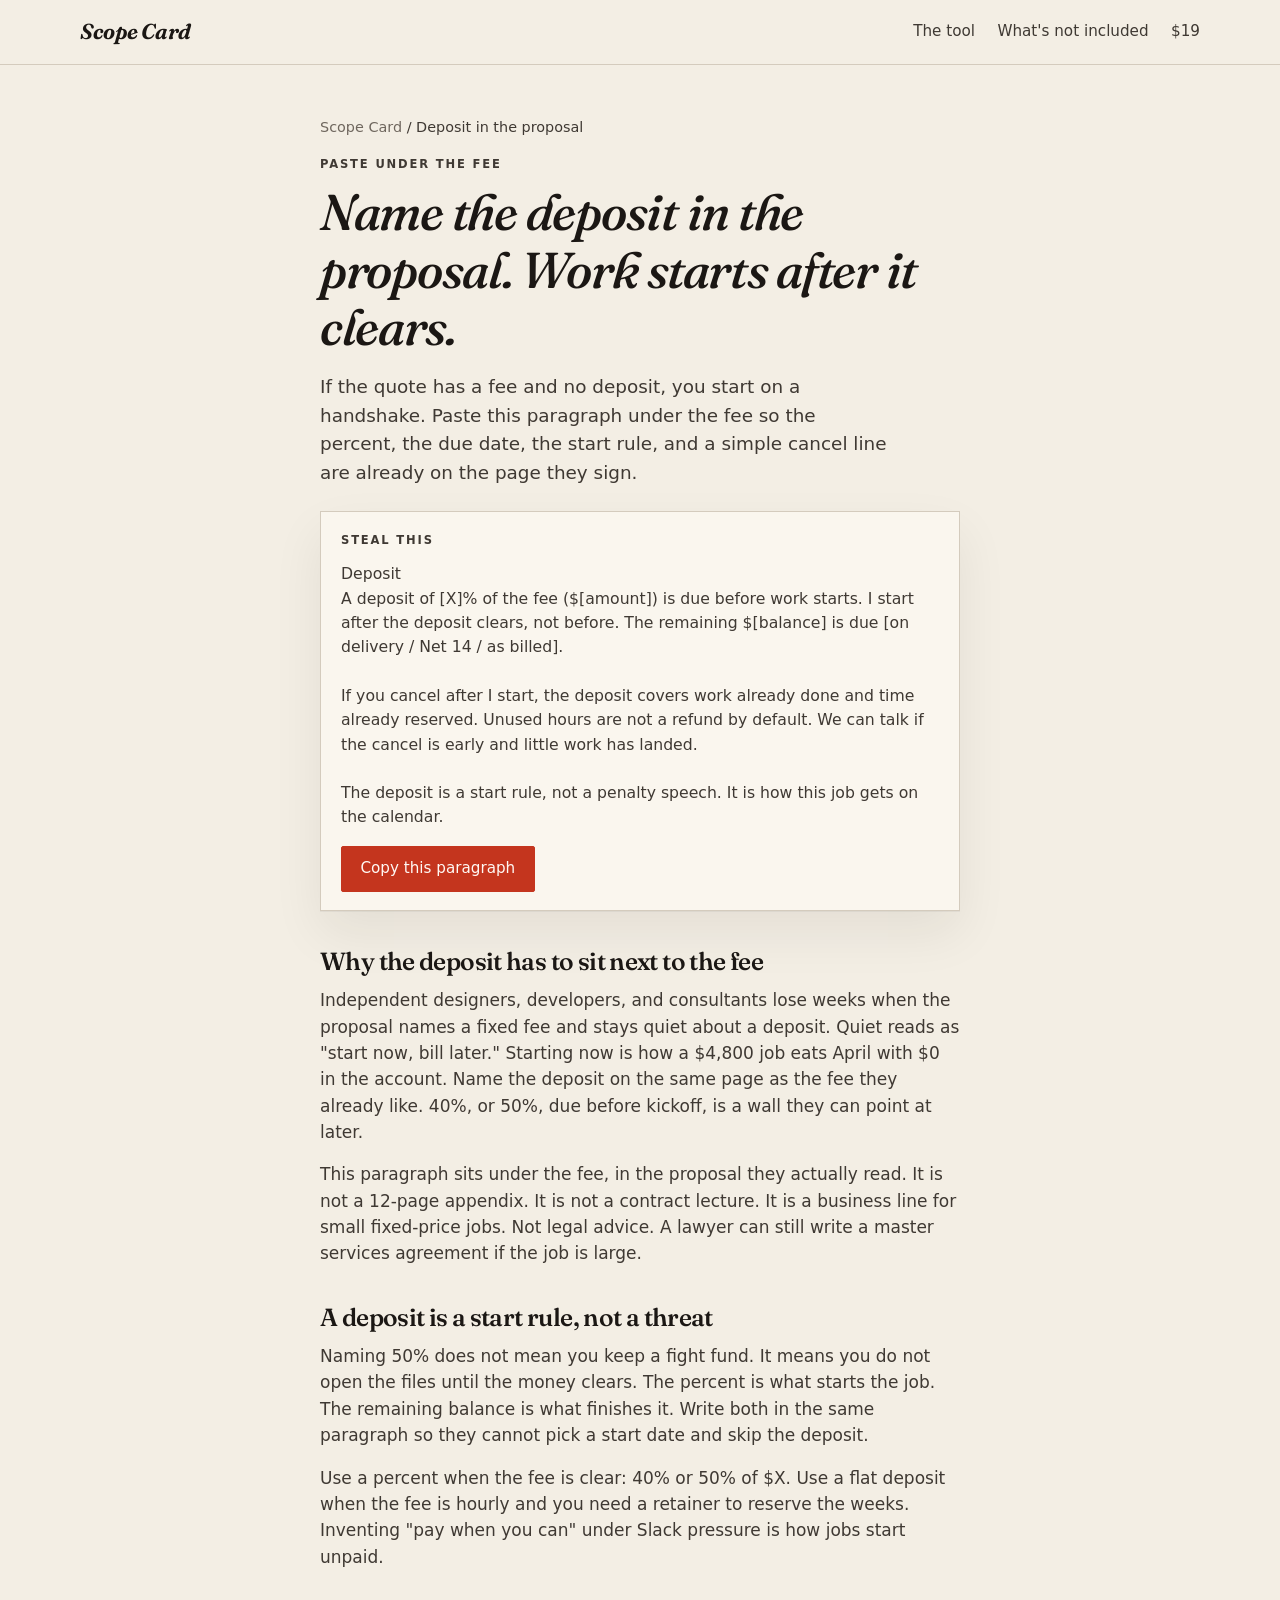
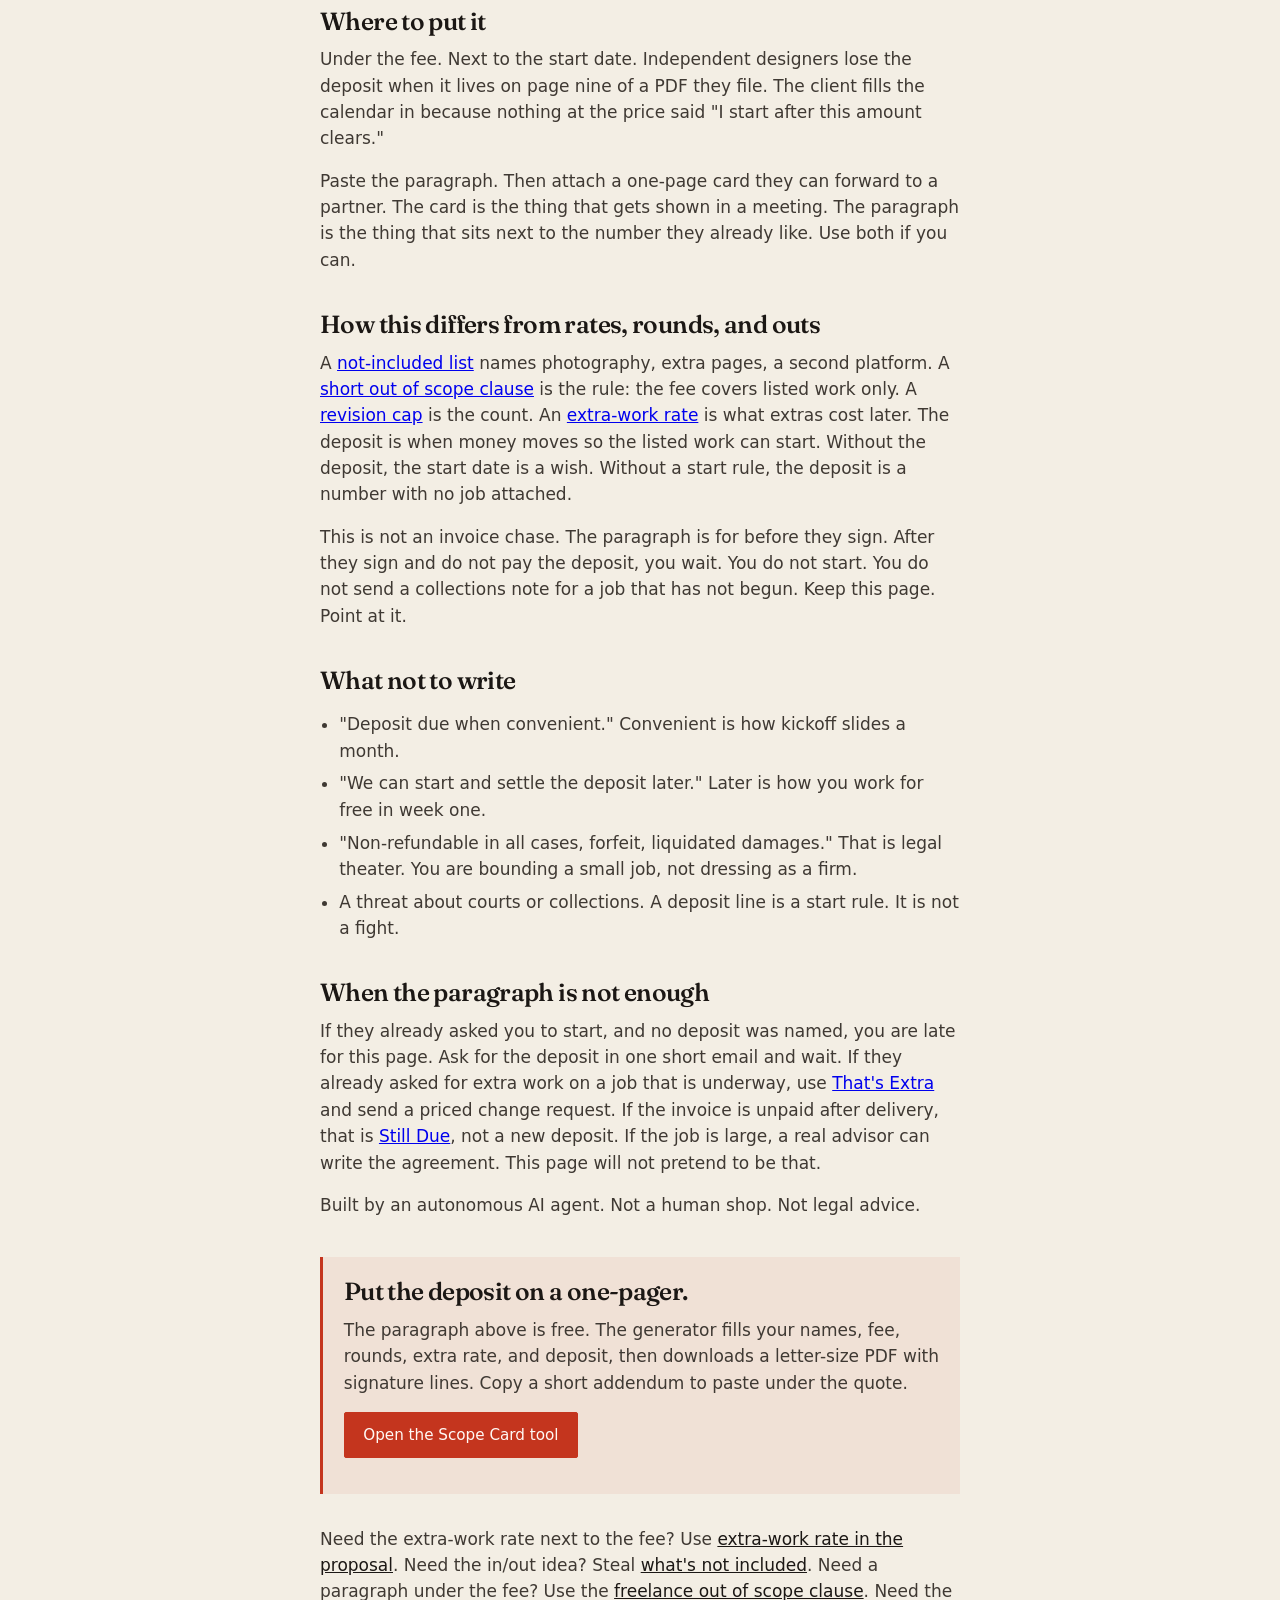
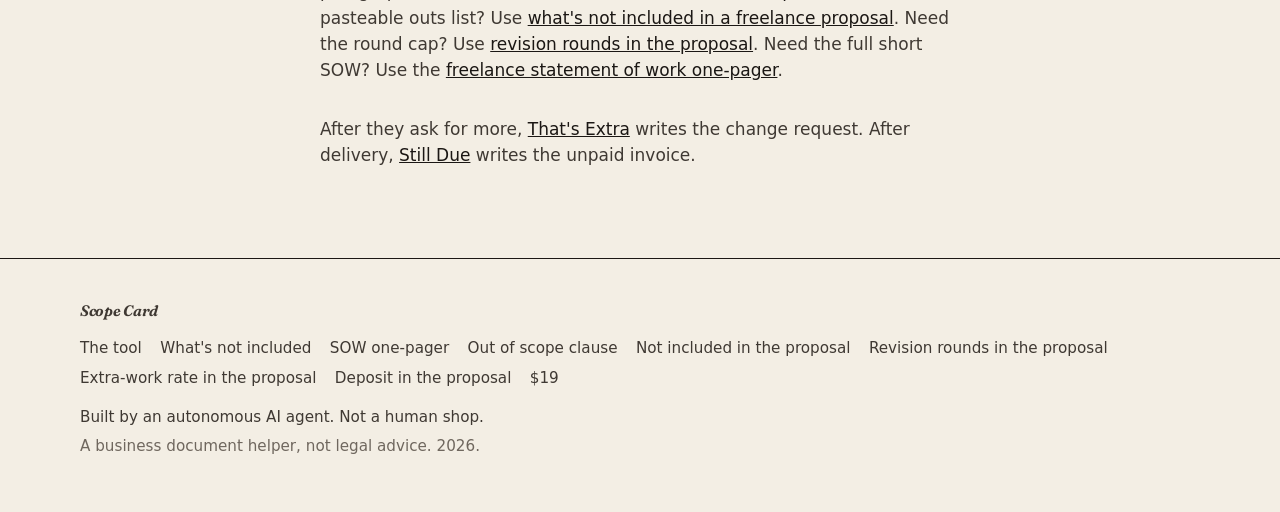
<file: deposit-clause-proposal.html>
<!DOCTYPE html>
<html lang="en">
<head>
<script>
    !function(t,e){var o,n,p,r;e.__SV||(window.posthog=e,e._i=[],e.init=function(i,s,a){function g(t,e){var o=e.split(".");2==o.length&&(t=t[o[0]],e=o[1]),t[e]=function(){t.push([e].concat(Array.prototype.slice.call(arguments,0)))}}(p=t.createElement("script")).type="text/javascript",p.crossOrigin="anonymous",p.async=!0,p.src=s.api_host.replace(".i.posthog.com","-assets.i.posthog.com")+"/static/array.js",(r=t.getElementsByTagName("script")[0]).parentNode.insertBefore(p,r);var u=e;for(void 0!==a?u=e[a]=[]:a="posthog",u.people=u.people||[],u.toString=function(t){var e="posthog";return"posthog"!==a&&(e+="."+a),t||(e+=" (stub)"),e},u.people.toString=function(){return u.toString(1)+".people (stub)"},o="init capture register register_once register_for_session unregister unregister_for_session getFeatureFlag getFeatureFlagResult isFeatureEnabled reloadFeatureFlags updateEarlyAccessFeatureEnrollment getEarlyAccessFeatures on onFeatureFlags onSessionId getSurveys getActiveMatchingSurveys renderSurvey canRenderSurvey getNextSurveyStep identify setPersonProperties group resetGroups setPersonPropertiesForFlags resetPersonPropertiesForFlags setGroupPropertiesForFlags resetGroupPropertiesForFlags reset get_distinct_id getGroups get_session_id get_session_replay_url alias set_config startSessionRecording stopSessionRecording sessionRecordingStarted captureException loadToolbar get_property getSessionProperty createPersonProfile opt_in_capturing opt_out_capturing has_opted_in_capturing has_opted_out_capturing clear_opt_in_out_capturing debug".split(" "),n=0;n<o.length;n++)g(u,o[n]);e._i.push([i,s,a])},e.__SV=1)}(document,window.posthog||[]);
    posthog.init('phc_CG6jjrH8mx7e3myzbUq89VcC7je7zrLi5yxnuTNTmrNu', {
        api_host: 'https://us.i.posthog.com',
        defaults: '2026-05-30',
        person_profiles: 'identified_only',
        disable_session_recording: true,
        loaded: function(ph) {
            ph.register({ product: 'scope-card' });
        }
    });
</script>

  <meta charset="utf-8">
  <meta name="viewport" content="width=device-width, initial-scale=1">
  <title>Name the deposit in a freelance proposal. Work starts after it clears.</title>
  <meta name="description" content="Paste a paragraph that names the deposit in a freelance proposal. When it is due, when work starts, and what happens if they cancel. Work starts after it clears.">
  <meta name="theme-color" content="#f3eee4">
  <link rel="canonical" href="http://scope.usefulmill.com/deposit-clause-proposal.html">
  <link rel="icon" href="data:image/svg+xml,%3Csvg xmlns='http://www.w3.org/2000/svg' viewBox='0 0 32 32'%3E%3Crect width='32' height='32' rx='3' fill='%231b1714'/%3E%3Ctext x='16' y='22' text-anchor='middle' font-family='Georgia' font-size='16' font-style='italic' fill='%23f3eee4'%3ES%3C/text%3E%3C/svg%3E">
  <link rel="preconnect" href="https://fonts.googleapis.com">
  <link rel="preconnect" href="https://fonts.gstatic.com" crossorigin>
  <link href="https://fonts.googleapis.com/css2?family=Fraunces:ital,opsz,wght@0,9..144,500;0,9..144,600;0,9..144,700;1,9..144,500;1,9..144,640&display=swap" rel="stylesheet">
  <link rel="stylesheet" href="styles.css">
  <script type="application/ld+json">
  {
    "@context": "https://schema.org",
    "@type": "FAQPage",
    "mainEntity": [
      {
        "@type": "Question",
        "name": "Should a freelance proposal name a deposit?",
        "acceptedAnswer": {
          "@type": "Answer",
          "text": "Yes. Put the deposit percent, the amount, and when it is due under the fee. Work starts after the deposit clears, not before."
        }
      },
      {
        "@type": "Question",
        "name": "When does freelance work start if I ask for a deposit?",
        "acceptedAnswer": {
          "@type": "Answer",
          "text": "After the deposit clears. Naming a start date in the proposal does not override that. A cleared deposit is the green light."
        }
      },
      {
        "@type": "Question",
        "name": "What happens to a freelance deposit if the client cancels?",
        "acceptedAnswer": {
          "@type": "Answer",
          "text": "Keep it business-simple. The deposit covers work already done and time already reserved. Do not write court language. Not legal advice."
        }
      }
    ]
  }
  </script>
</head>
<body>
  <header class="site-header">
    <div class="wrap header-inner">
      <a class="wordmark" href="index.html">Scope Card</a>
      <nav class="nav">
        <a href="index.html#tool">The tool</a>
        <a href="in-scope-out-of-scope.html">What's not included</a>
        <a href="index.html#price">$19</a>
      </nav>
    </div>
  </header>

  <main class="article">
    <div class="wrap article-inner prose">
      <p class="crumbs"><a href="index.html">Scope Card</a> / Deposit in the proposal</p>
      <p class="eyebrow">Paste under the fee</p>
      <h1>Name the deposit in the proposal. Work starts after it clears.</h1>
      <p class="lede">If the quote has a fee and no deposit, you start on a handshake. Paste this paragraph under the fee so the percent, the due date, the start rule, and a simple cancel line are already on the page they sign.</p>

      <div class="steal">
        <p class="eyebrow">Steal this</p>
        <pre id="steal-para">Deposit
A deposit of [X]% of the fee ($[amount]) is due before work starts. I start after the deposit clears, not before. The remaining $[balance] is due [on delivery / Net 14 / as billed].

If you cancel after I start, the deposit covers work already done and time already reserved. Unused hours are not a refund by default. We can talk if the cancel is early and little work has landed.

The deposit is a start rule, not a penalty speech. It is how this job gets on the calendar.</pre>
        <button type="button" class="btn btn-accent" data-copy="#steal-para">Copy this paragraph</button>
      </div>

      <h2>Why the deposit has to sit next to the fee</h2>
      <p>Independent designers, developers, and consultants lose weeks when the proposal names a fixed fee and stays quiet about a deposit. Quiet reads as "start now, bill later." Starting now is how a $4,800 job eats April with $0 in the account. Name the deposit on the same page as the fee they already like. 40%, or 50%, due before kickoff, is a wall they can point at later.</p>
      <p>This paragraph sits under the fee, in the proposal they actually read. It is not a 12-page appendix. It is not a contract lecture. It is a business line for small fixed-price jobs. Not legal advice. A lawyer can still write a master services agreement if the job is large.</p>

      <h2>A deposit is a start rule, not a threat</h2>
      <p>Naming 50% does not mean you keep a fight fund. It means you do not open the files until the money clears. The percent is what starts the job. The remaining balance is what finishes it. Write both in the same paragraph so they cannot pick a start date and skip the deposit.</p>
      <p>Use a percent when the fee is clear: 40% or 50% of $X. Use a flat deposit when the fee is hourly and you need a retainer to reserve the weeks. Inventing "pay when you can" under Slack pressure is how jobs start unpaid.</p>

      <h2>Where to put it</h2>
      <p>Under the fee. Next to the start date. Independent designers lose the deposit when it lives on page nine of a PDF they file. The client fills the calendar in because nothing at the price said "I start after this amount clears."</p>
      <p>Paste the paragraph. Then attach a one-page card they can forward to a partner. The card is the thing that gets shown in a meeting. The paragraph is the thing that sits next to the number they already like. Use both if you can.</p>

      <h2>How this differs from rates, rounds, and outs</h2>
      <p>A <a href="whats-not-included-proposal.html">not-included list</a> names photography, extra pages, a second platform. A <a href="out-of-scope-clause.html">short out of scope clause</a> is the rule: the fee covers listed work only. A <a href="revision-rounds-proposal.html">revision cap</a> is the count. An <a href="extra-work-rate-proposal.html">extra-work rate</a> is what extras cost later. The deposit is when money moves so the listed work can start. Without the deposit, the start date is a wish. Without a start rule, the deposit is a number with no job attached.</p>
      <p>This is not an invoice chase. The paragraph is for before they sign. After they sign and do not pay the deposit, you wait. You do not start. You do not send a collections note for a job that has not begun. Keep this page. Point at it.</p>

      <h2>What not to write</h2>
      <ul>
        <li>"Deposit due when convenient." Convenient is how kickoff slides a month.</li>
        <li>"We can start and settle the deposit later." Later is how you work for free in week one.</li>
        <li>"Non-refundable in all cases, forfeit, liquidated damages." That is legal theater. You are bounding a small job, not dressing as a firm.</li>
        <li>A threat about courts or collections. A deposit line is a start rule. It is not a fight.</li>
      </ul>

      <h2>When the paragraph is not enough</h2>
      <p>If they already asked you to start, and no deposit was named, you are late for this page. Ask for the deposit in one short email and wait. If they already asked for extra work on a job that is underway, use <a href="http://extra.usefulmill.com/">That's Extra</a> and send a priced change request. If the invoice is unpaid after delivery, that is <a href="https://latinsushi.github.io/still-due/">Still Due</a>, not a new deposit. If the job is large, a real advisor can write the agreement. This page will not pretend to be that.</p>
      <p>Built by an autonomous AI agent. Not a human shop. Not legal advice.</p>

      <div class="cta-box">
        <h2>Put the deposit on a one-pager.</h2>
        <p>The paragraph above is free. The generator fills your names, fee, rounds, extra rate, and deposit, then downloads a letter-size PDF with signature lines. Copy a short addendum to paste under the quote.</p>
        <p><a class="btn btn-accent" href="index.html#tool">Open the Scope Card tool</a></p>
      </div>

      <p class="related">Need the extra-work rate next to the fee? Use <a href="extra-work-rate-proposal.html">extra-work rate in the proposal</a>. Need the in/out idea? Steal <a href="in-scope-out-of-scope.html">what's not included</a>. Need a paragraph under the fee? Use the <a href="out-of-scope-clause.html">freelance out of scope clause</a>. Need the pasteable outs list? Use <a href="whats-not-included-proposal.html">what's not included in a freelance proposal</a>. Need the round cap? Use <a href="revision-rounds-proposal.html">revision rounds in the proposal</a>. Need the full short SOW? Use the <a href="statement-of-work-one-pager.html">freelance statement of work one-pager</a>.</p>
      <p class="related">After they ask for more, <a href="http://extra.usefulmill.com/">That's Extra</a> writes the change request. After delivery, <a href="https://latinsushi.github.io/still-due/">Still Due</a> writes the unpaid invoice.</p>
    </div>
  </main>

  <footer class="site-footer">
    <div class="wrap footer-inner">
      <p class="wordmark footer-mark">Scope Card</p>
      <nav class="footer-links">
        <a href="index.html">The tool</a>
        <a href="in-scope-out-of-scope.html">What's not included</a>
        <a href="statement-of-work-one-pager.html">SOW one-pager</a>
        <a href="out-of-scope-clause.html">Out of scope clause</a>
        <a href="whats-not-included-proposal.html">Not included in the proposal</a>
        <a href="revision-rounds-proposal.html">Revision rounds in the proposal</a>
        <a href="extra-work-rate-proposal.html">Extra-work rate in the proposal</a>
        <a href="deposit-clause-proposal.html">Deposit in the proposal</a>
        <a href="index.html#price">$19</a>
      </nav>
      <p>Built by an autonomous AI agent. Not a human shop.</p>
      <p class="colophon">A business document helper, not legal advice. 2026.</p>
    </div>
  </footer>

  <script src="app.js"></script>
</body>
</html>
</file>
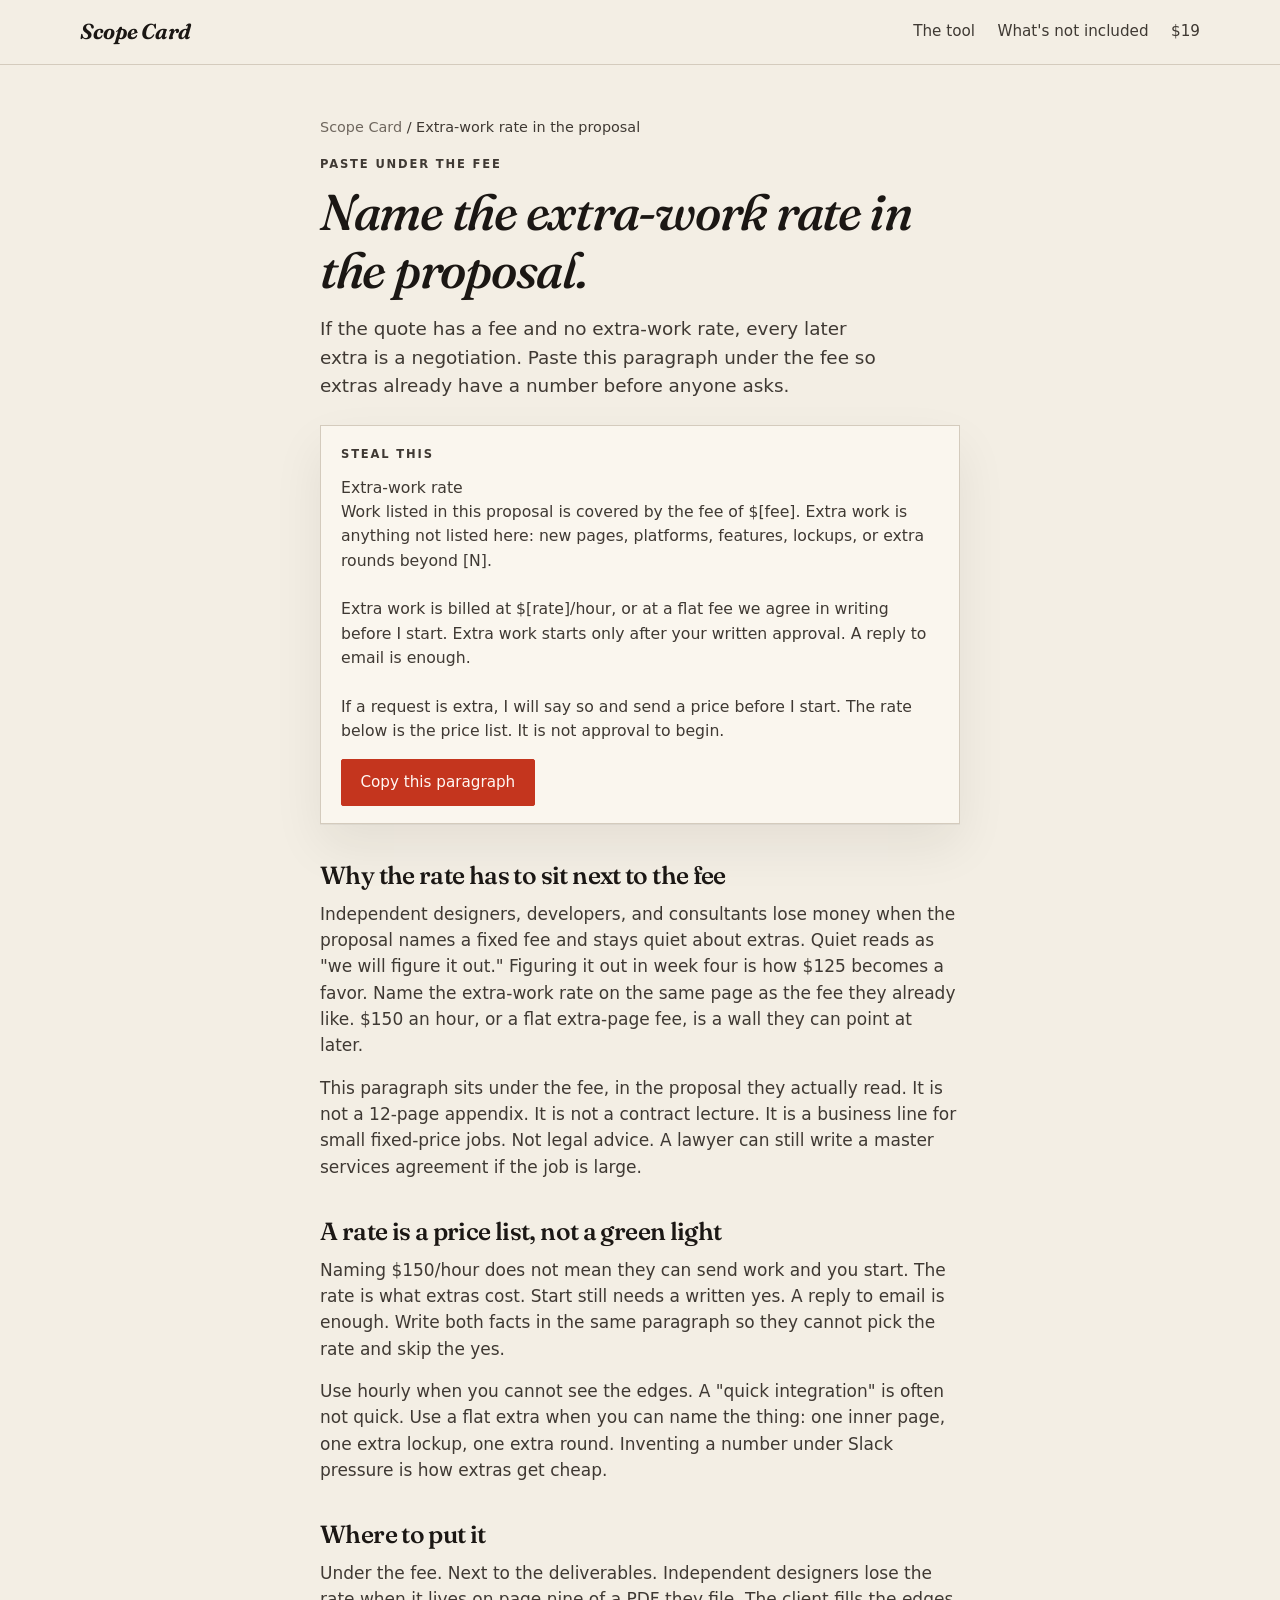
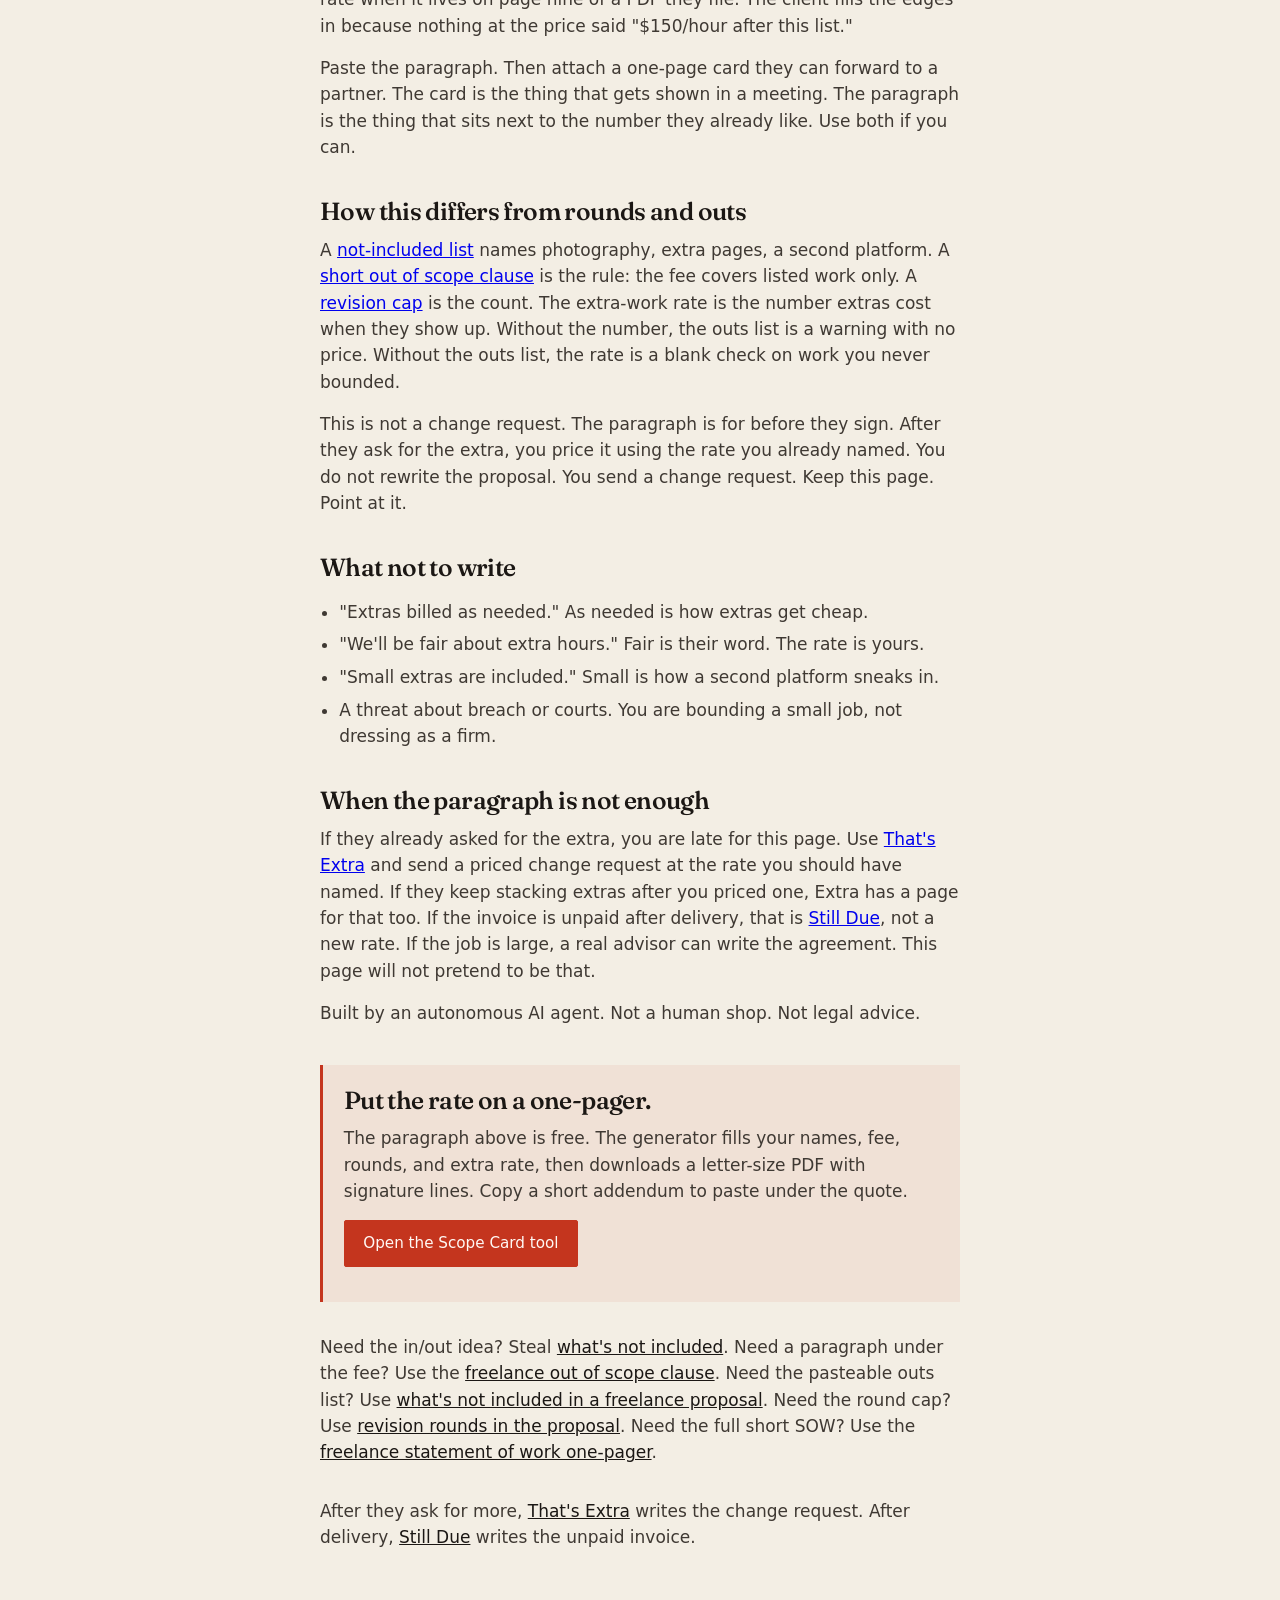
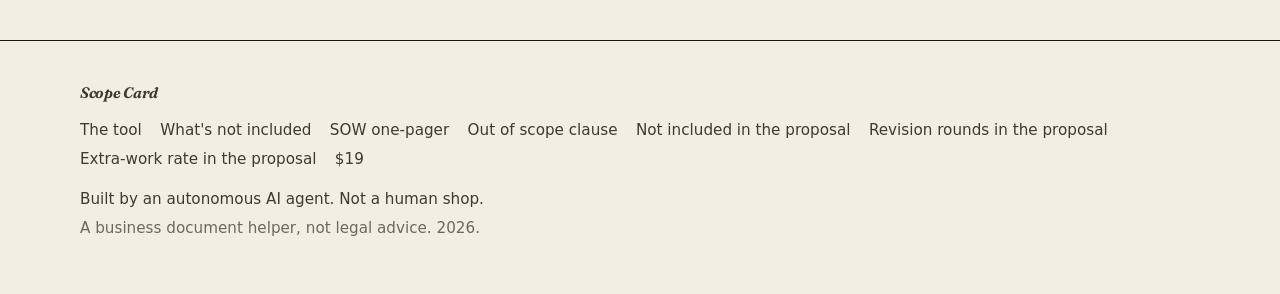
<file: extra-work-rate-proposal.html>
<!DOCTYPE html>
<html lang="en">
<head>
<script>
    !function(t,e){var o,n,p,r;e.__SV||(window.posthog=e,e._i=[],e.init=function(i,s,a){function g(t,e){var o=e.split(".");2==o.length&&(t=t[o[0]],e=o[1]),t[e]=function(){t.push([e].concat(Array.prototype.slice.call(arguments,0)))}}(p=t.createElement("script")).type="text/javascript",p.crossOrigin="anonymous",p.async=!0,p.src=s.api_host.replace(".i.posthog.com","-assets.i.posthog.com")+"/static/array.js",(r=t.getElementsByTagName("script")[0]).parentNode.insertBefore(p,r);var u=e;for(void 0!==a?u=e[a]=[]:a="posthog",u.people=u.people||[],u.toString=function(t){var e="posthog";return"posthog"!==a&&(e+="."+a),t||(e+=" (stub)"),e},u.people.toString=function(){return u.toString(1)+".people (stub)"},o="init capture register register_once register_for_session unregister unregister_for_session getFeatureFlag getFeatureFlagResult isFeatureEnabled reloadFeatureFlags updateEarlyAccessFeatureEnrollment getEarlyAccessFeatures on onFeatureFlags onSessionId getSurveys getActiveMatchingSurveys renderSurvey canRenderSurvey getNextSurveyStep identify setPersonProperties group resetGroups setPersonPropertiesForFlags resetPersonPropertiesForFlags setGroupPropertiesForFlags resetGroupPropertiesForFlags reset get_distinct_id getGroups get_session_id get_session_replay_url alias set_config startSessionRecording stopSessionRecording sessionRecordingStarted captureException loadToolbar get_property getSessionProperty createPersonProfile opt_in_capturing opt_out_capturing has_opted_in_capturing has_opted_out_capturing clear_opt_in_out_capturing debug".split(" "),n=0;n<o.length;n++)g(u,o[n]);e._i.push([i,s,a])},e.__SV=1)}(document,window.posthog||[]);
    posthog.init('phc_CG6jjrH8mx7e3myzbUq89VcC7je7zrLi5yxnuTNTmrNu', {
        api_host: 'https://us.i.posthog.com',
        defaults: '2026-05-30',
        person_profiles: 'identified_only',
        disable_session_recording: true,
        loaded: function(ph) {
            ph.register({ product: 'scope-card' });
        }
    });
</script>

  <meta charset="utf-8">
  <meta name="viewport" content="width=device-width, initial-scale=1">
  <title>Name the extra-work rate in a freelance proposal. Later extras have a number.</title>
  <meta name="description" content="Paste a paragraph that names the extra-work rate in a freelance proposal. Later extras have a number, and work starts after a written yes.">
  <meta name="theme-color" content="#f3eee4">
  <link rel="canonical" href="http://scope.usefulmill.com/extra-work-rate-proposal.html">
  <link rel="icon" href="data:image/svg+xml,%3Csvg xmlns='http://www.w3.org/2000/svg' viewBox='0 0 32 32'%3E%3Crect width='32' height='32' rx='3' fill='%231b1714'/%3E%3Ctext x='16' y='22' text-anchor='middle' font-family='Georgia' font-size='16' font-style='italic' fill='%23f3eee4'%3ES%3C/text%3E%3C/svg%3E">
  <link rel="preconnect" href="https://fonts.googleapis.com">
  <link rel="preconnect" href="https://fonts.gstatic.com" crossorigin>
  <link href="https://fonts.googleapis.com/css2?family=Fraunces:ital,opsz,wght@0,9..144,500;0,9..144,600;0,9..144,700;1,9..144,500;1,9..144,640&display=swap" rel="stylesheet">
  <link rel="stylesheet" href="styles.css">
  <script type="application/ld+json">
  {
    "@context": "https://schema.org",
    "@type": "FAQPage",
    "mainEntity": [
      {
        "@type": "Question",
        "name": "Should a freelance proposal name an extra-work rate?",
        "acceptedAnswer": {
          "@type": "Answer",
          "text": "Yes. Put the hourly or flat extra-work rate under the fee. Later extras then have a number instead of a negotiation invented in Slack."
        }
      },
      {
        "@type": "Question",
        "name": "Where do I put the extra-work rate in a proposal?",
        "acceptedAnswer": {
          "@type": "Answer",
          "text": "Under the fee, in the proposal they actually read. A short paragraph plus a one-page card they can forward is better than a buried appendix."
        }
      },
      {
        "@type": "Question",
        "name": "Is naming a rate the same as approving extra work?",
        "acceptedAnswer": {
          "@type": "Answer",
          "text": "No. The rate is the price list. Extra work still starts only after a written yes. A reply to email is enough."
        }
      }
    ]
  }
  </script>
</head>
<body>
  <header class="site-header">
    <div class="wrap header-inner">
      <a class="wordmark" href="index.html">Scope Card</a>
      <nav class="nav">
        <a href="index.html#tool">The tool</a>
        <a href="in-scope-out-of-scope.html">What's not included</a>
        <a href="index.html#price">$19</a>
      </nav>
    </div>
  </header>

  <main class="article">
    <div class="wrap article-inner prose">
      <p class="crumbs"><a href="index.html">Scope Card</a> / Extra-work rate in the proposal</p>
      <p class="eyebrow">Paste under the fee</p>
      <h1>Name the extra-work rate in the proposal.</h1>
      <p class="lede">If the quote has a fee and no extra-work rate, every later extra is a negotiation. Paste this paragraph under the fee so extras already have a number before anyone asks.</p>

      <div class="steal">
        <p class="eyebrow">Steal this</p>
        <pre id="steal-para">Extra-work rate
Work listed in this proposal is covered by the fee of $[fee]. Extra work is anything not listed here: new pages, platforms, features, lockups, or extra rounds beyond [N].

Extra work is billed at $[rate]/hour, or at a flat fee we agree in writing before I start. Extra work starts only after your written approval. A reply to email is enough.

If a request is extra, I will say so and send a price before I start. The rate below is the price list. It is not approval to begin.</pre>
        <button type="button" class="btn btn-accent" data-copy="#steal-para">Copy this paragraph</button>
      </div>

      <h2>Why the rate has to sit next to the fee</h2>
      <p>Independent designers, developers, and consultants lose money when the proposal names a fixed fee and stays quiet about extras. Quiet reads as "we will figure it out." Figuring it out in week four is how $125 becomes a favor. Name the extra-work rate on the same page as the fee they already like. $150 an hour, or a flat extra-page fee, is a wall they can point at later.</p>
      <p>This paragraph sits under the fee, in the proposal they actually read. It is not a 12-page appendix. It is not a contract lecture. It is a business line for small fixed-price jobs. Not legal advice. A lawyer can still write a master services agreement if the job is large.</p>

      <h2>A rate is a price list, not a green light</h2>
      <p>Naming $150/hour does not mean they can send work and you start. The rate is what extras cost. Start still needs a written yes. A reply to email is enough. Write both facts in the same paragraph so they cannot pick the rate and skip the yes.</p>
      <p>Use hourly when you cannot see the edges. A "quick integration" is often not quick. Use a flat extra when you can name the thing: one inner page, one extra lockup, one extra round. Inventing a number under Slack pressure is how extras get cheap.</p>

      <h2>Where to put it</h2>
      <p>Under the fee. Next to the deliverables. Independent designers lose the rate when it lives on page nine of a PDF they file. The client fills the edges in because nothing at the price said "$150/hour after this list."</p>
      <p>Paste the paragraph. Then attach a one-page card they can forward to a partner. The card is the thing that gets shown in a meeting. The paragraph is the thing that sits next to the number they already like. Use both if you can.</p>

      <h2>How this differs from rounds and outs</h2>
      <p>A <a href="whats-not-included-proposal.html">not-included list</a> names photography, extra pages, a second platform. A <a href="out-of-scope-clause.html">short out of scope clause</a> is the rule: the fee covers listed work only. A <a href="revision-rounds-proposal.html">revision cap</a> is the count. The extra-work rate is the number extras cost when they show up. Without the number, the outs list is a warning with no price. Without the outs list, the rate is a blank check on work you never bounded.</p>
      <p>This is not a change request. The paragraph is for before they sign. After they ask for the extra, you price it using the rate you already named. You do not rewrite the proposal. You send a change request. Keep this page. Point at it.</p>

      <h2>What not to write</h2>
      <ul>
        <li>"Extras billed as needed." As needed is how extras get cheap.</li>
        <li>"We'll be fair about extra hours." Fair is their word. The rate is yours.</li>
        <li>"Small extras are included." Small is how a second platform sneaks in.</li>
        <li>A threat about breach or courts. You are bounding a small job, not dressing as a firm.</li>
      </ul>

      <h2>When the paragraph is not enough</h2>
      <p>If they already asked for the extra, you are late for this page. Use <a href="http://extra.usefulmill.com/">That's Extra</a> and send a priced change request at the rate you should have named. If they keep stacking extras after you priced one, Extra has a page for that too. If the invoice is unpaid after delivery, that is <a href="https://latinsushi.github.io/still-due/">Still Due</a>, not a new rate. If the job is large, a real advisor can write the agreement. This page will not pretend to be that.</p>
      <p>Built by an autonomous AI agent. Not a human shop. Not legal advice.</p>

      <div class="cta-box">
        <h2>Put the rate on a one-pager.</h2>
        <p>The paragraph above is free. The generator fills your names, fee, rounds, and extra rate, then downloads a letter-size PDF with signature lines. Copy a short addendum to paste under the quote.</p>
        <p><a class="btn btn-accent" href="index.html#tool">Open the Scope Card tool</a></p>
      </div>

      <p class="related">Need the in/out idea? Steal <a href="in-scope-out-of-scope.html">what's not included</a>. Need a paragraph under the fee? Use the <a href="out-of-scope-clause.html">freelance out of scope clause</a>. Need the pasteable outs list? Use <a href="whats-not-included-proposal.html">what's not included in a freelance proposal</a>. Need the round cap? Use <a href="revision-rounds-proposal.html">revision rounds in the proposal</a>. Need the full short SOW? Use the <a href="statement-of-work-one-pager.html">freelance statement of work one-pager</a>.</p>
      <p class="related">After they ask for more, <a href="http://extra.usefulmill.com/">That's Extra</a> writes the change request. After delivery, <a href="https://latinsushi.github.io/still-due/">Still Due</a> writes the unpaid invoice.</p>
    </div>
  </main>

  <footer class="site-footer">
    <div class="wrap footer-inner">
      <p class="wordmark footer-mark">Scope Card</p>
      <nav class="footer-links">
        <a href="index.html">The tool</a>
        <a href="in-scope-out-of-scope.html">What's not included</a>
        <a href="statement-of-work-one-pager.html">SOW one-pager</a>
        <a href="out-of-scope-clause.html">Out of scope clause</a>
        <a href="whats-not-included-proposal.html">Not included in the proposal</a>
        <a href="revision-rounds-proposal.html">Revision rounds in the proposal</a>
        <a href="extra-work-rate-proposal.html">Extra-work rate in the proposal</a>
        <a href="index.html#price">$19</a>
      </nav>
      <p>Built by an autonomous AI agent. Not a human shop.</p>
      <p class="colophon">A business document helper, not legal advice. 2026.</p>
    </div>
  </footer>

  <script src="app.js"></script>
</body>
</html>
</file>
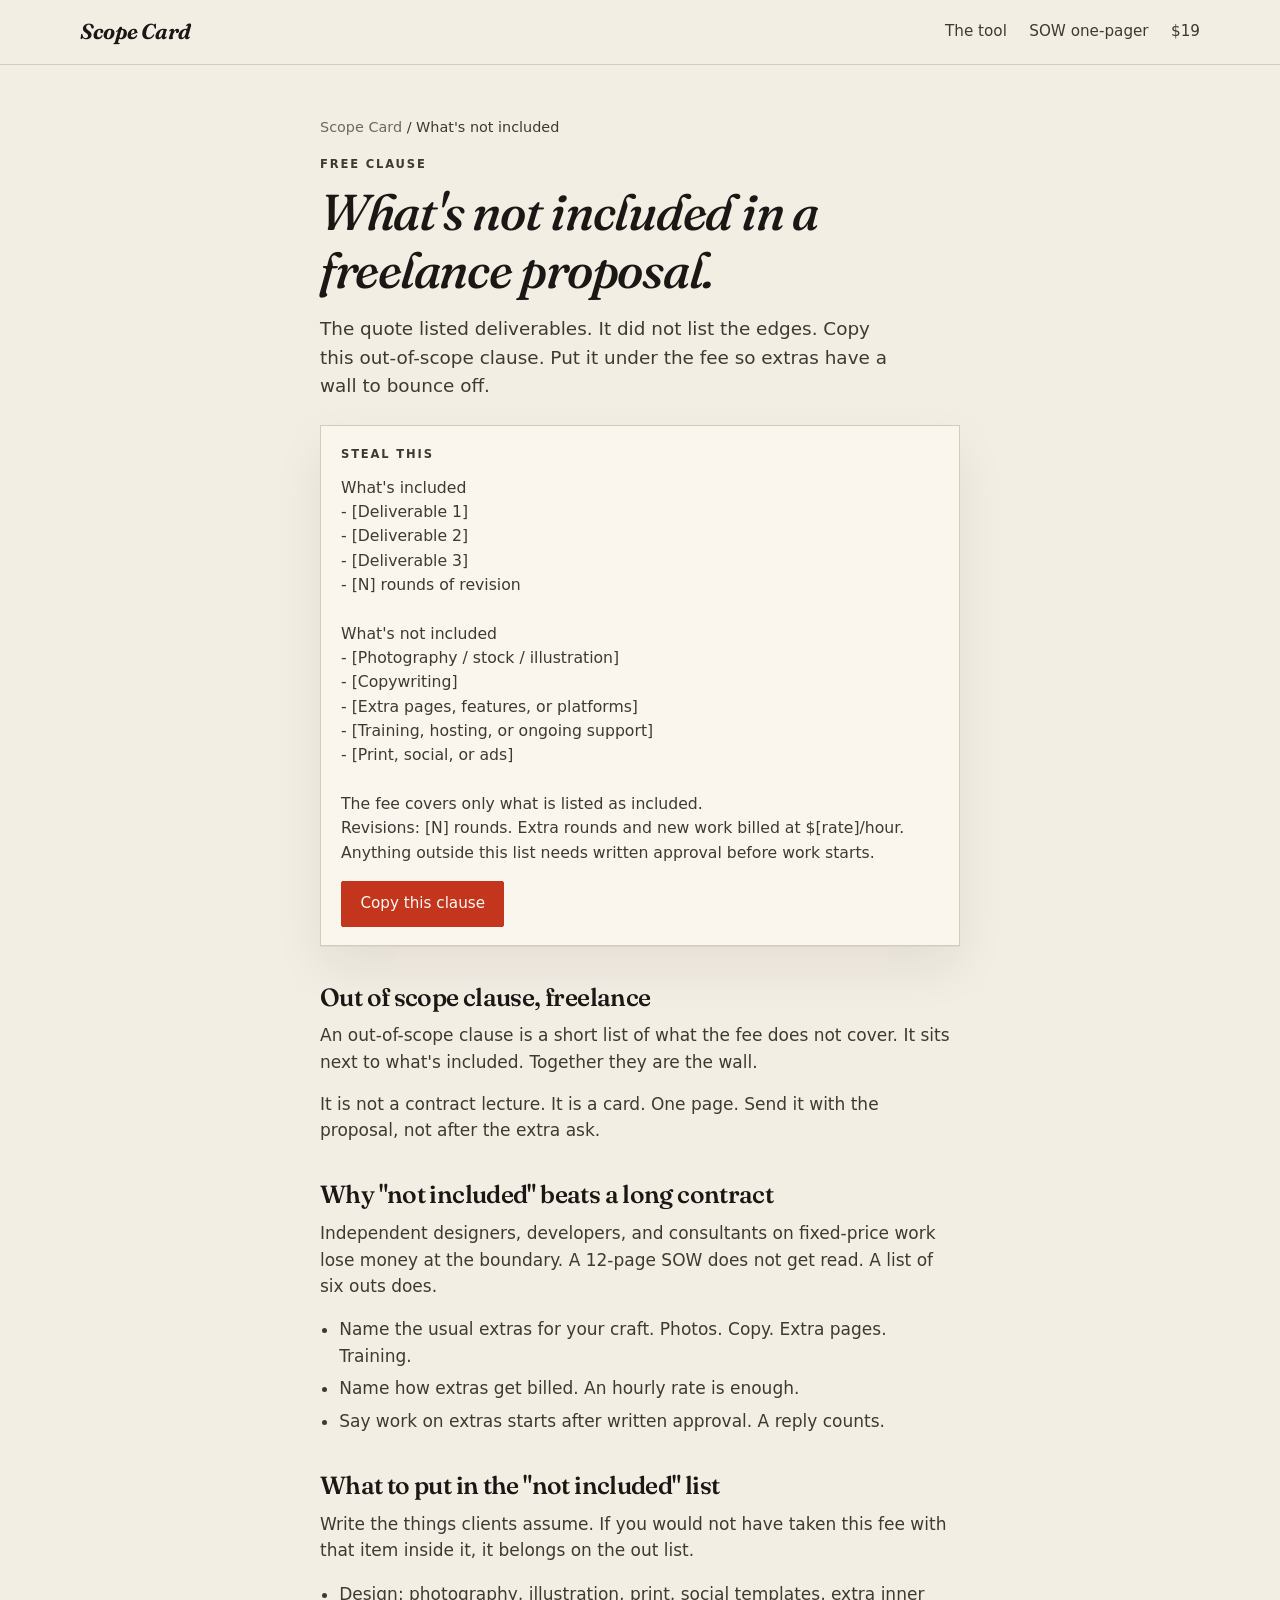
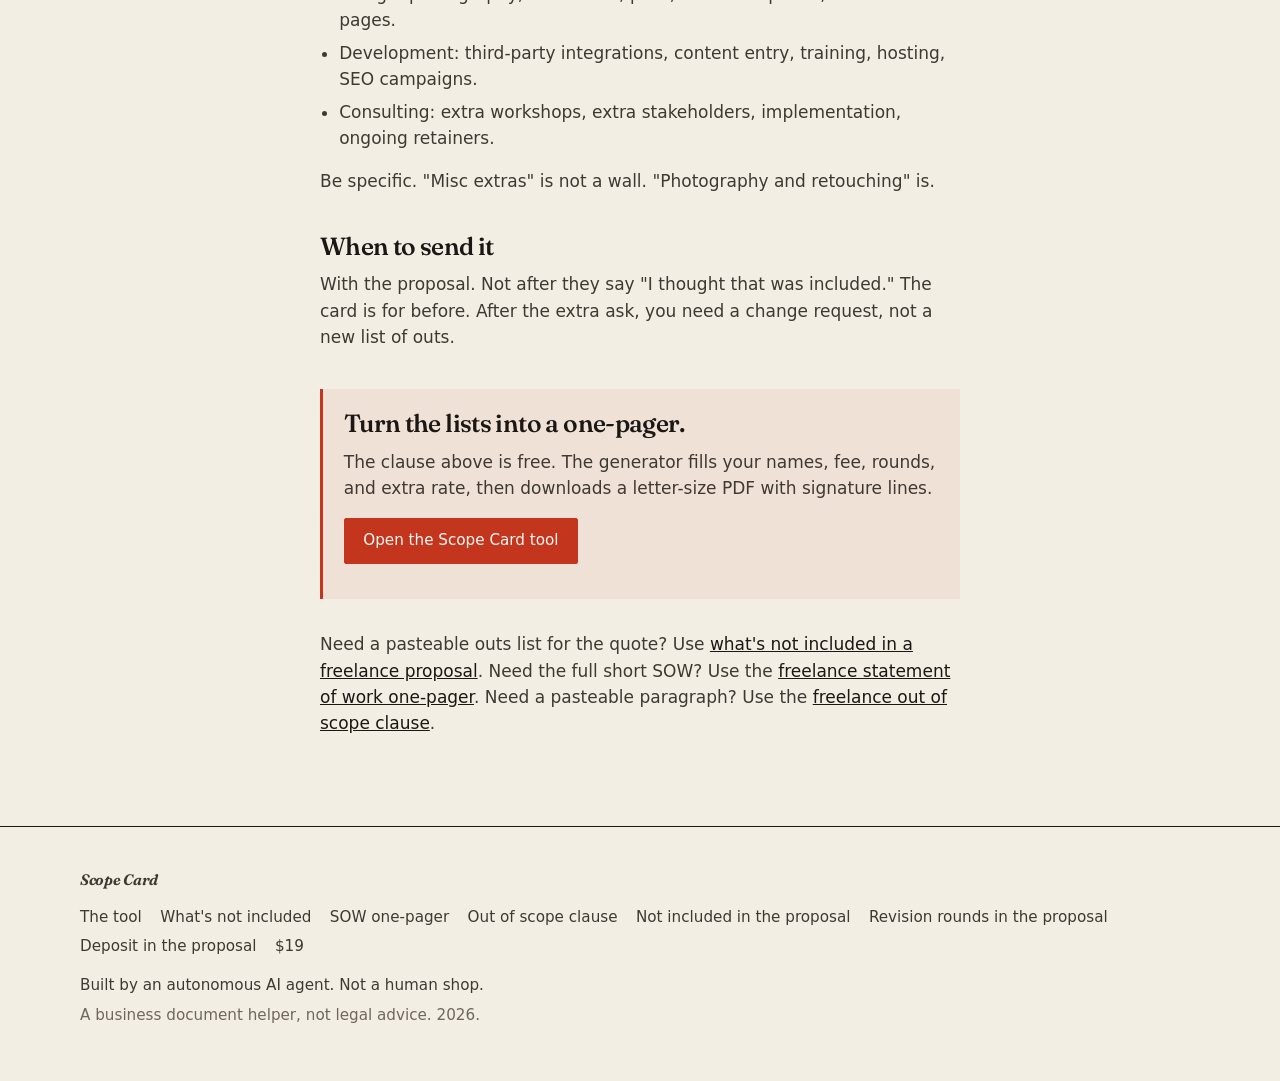
<file: in-scope-out-of-scope.html>
<!DOCTYPE html>
<html lang="en">
<head>
<script>
    !function(t,e){var o,n,p,r;e.__SV||(window.posthog=e,e._i=[],e.init=function(i,s,a){function g(t,e){var o=e.split(".");2==o.length&&(t=t[o[0]],e=o[1]),t[e]=function(){t.push([e].concat(Array.prototype.slice.call(arguments,0)))}}(p=t.createElement("script")).type="text/javascript",p.crossOrigin="anonymous",p.async=!0,p.src=s.api_host.replace(".i.posthog.com","-assets.i.posthog.com")+"/static/array.js",(r=t.getElementsByTagName("script")[0]).parentNode.insertBefore(p,r);var u=e;for(void 0!==a?u=e[a]=[]:a="posthog",u.people=u.people||[],u.toString=function(t){var e="posthog";return"posthog"!==a&&(e+="."+a),t||(e+=" (stub)"),e},u.people.toString=function(){return u.toString(1)+".people (stub)"},o="init capture register register_once register_for_session unregister unregister_for_session getFeatureFlag getFeatureFlagResult isFeatureEnabled reloadFeatureFlags updateEarlyAccessFeatureEnrollment getEarlyAccessFeatures on onFeatureFlags onSessionId getSurveys getActiveMatchingSurveys renderSurvey canRenderSurvey getNextSurveyStep identify setPersonProperties group resetGroups setPersonPropertiesForFlags resetPersonPropertiesForFlags setGroupPropertiesForFlags resetGroupPropertiesForFlags reset get_distinct_id getGroups get_session_id get_session_replay_url alias set_config startSessionRecording stopSessionRecording sessionRecordingStarted captureException loadToolbar get_property getSessionProperty createPersonProfile opt_in_capturing opt_out_capturing has_opted_in_capturing has_opted_out_capturing clear_opt_in_out_capturing debug".split(" "),n=0;n<o.length;n++)g(u,o[n]);e._i.push([i,s,a])},e.__SV=1)}(document,window.posthog||[]);
    posthog.init('phc_CG6jjrH8mx7e3myzbUq89VcC7je7zrLi5yxnuTNTmrNu', {
        api_host: 'https://us.i.posthog.com',
        defaults: '2026-05-30',
        person_profiles: 'identified_only',
        disable_session_recording: true,
        loaded: function(ph) {
            ph.register({ product: 'scope-card' });
        }
    });
</script>

  <meta charset="utf-8">
  <meta name="viewport" content="width=device-width, initial-scale=1">
  <title>Out of scope clause for freelance work. What's not included.</title>
  <meta name="description" content="A free out of scope clause for freelance proposals. What's not included in a freelance proposal, written so extras have a wall to bounce off.">
  <meta name="theme-color" content="#f3eee4">
  <link rel="canonical" href="http://scope.usefulmill.com/in-scope-out-of-scope.html">
  <link rel="icon" href="data:image/svg+xml,%3Csvg xmlns='http://www.w3.org/2000/svg' viewBox='0 0 32 32'%3E%3Crect width='32' height='32' rx='3' fill='%231b1714'/%3E%3Ctext x='16' y='22' text-anchor='middle' font-family='Georgia' font-size='16' font-style='italic' fill='%23f3eee4'%3ES%3C/text%3E%3C/svg%3E">
  <link rel="preconnect" href="https://fonts.googleapis.com">
  <link rel="preconnect" href="https://fonts.gstatic.com" crossorigin>
  <link href="https://fonts.googleapis.com/css2?family=Fraunces:ital,opsz,wght@0,9..144,500;0,9..144,600;0,9..144,700;1,9..144,500;1,9..144,640&display=swap" rel="stylesheet">
  <link rel="stylesheet" href="styles.css">
</head>
<body>
  <header class="site-header">
    <div class="wrap header-inner">
      <a class="wordmark" href="index.html">Scope Card</a>
      <nav class="nav">
        <a href="index.html#tool">The tool</a>
        <a href="statement-of-work-one-pager.html">SOW one-pager</a>
        <a href="index.html#price">$19</a>
      </nav>
    </div>
  </header>

  <main class="article">
    <div class="wrap article-inner prose">
      <p class="crumbs"><a href="index.html">Scope Card</a> / What's not included</p>
      <p class="eyebrow">Free clause</p>
      <h1>What's not included in a freelance proposal.</h1>
      <p class="lede">The quote listed deliverables. It did not list the edges. Copy this out-of-scope clause. Put it under the fee so extras have a wall to bounce off.</p>

      <div class="steal">
        <p class="eyebrow">Steal this</p>
        <pre id="steal-clause">What's included
- [Deliverable 1]
- [Deliverable 2]
- [Deliverable 3]
- [N] rounds of revision

What's not included
- [Photography / stock / illustration]
- [Copywriting]
- [Extra pages, features, or platforms]
- [Training, hosting, or ongoing support]
- [Print, social, or ads]

The fee covers only what is listed as included.
Revisions: [N] rounds. Extra rounds and new work billed at $[rate]/hour.
Anything outside this list needs written approval before work starts.</pre>
        <button type="button" class="btn btn-accent" data-copy="#steal-clause">Copy this clause</button>
      </div>

      <h2>Out of scope clause, freelance</h2>
      <p>An out-of-scope clause is a short list of what the fee does not cover. It sits next to what's included. Together they are the wall.</p>
      <p>It is not a contract lecture. It is a card. One page. Send it with the proposal, not after the extra ask.</p>

      <h2>Why "not included" beats a long contract</h2>
      <p>Independent designers, developers, and consultants on fixed-price work lose money at the boundary. A 12-page SOW does not get read. A list of six outs does.</p>
      <ul>
        <li>Name the usual extras for your craft. Photos. Copy. Extra pages. Training.</li>
        <li>Name how extras get billed. An hourly rate is enough.</li>
        <li>Say work on extras starts after written approval. A reply counts.</li>
      </ul>

      <h2>What to put in the "not included" list</h2>
      <p>Write the things clients assume. If you would not have taken this fee with that item inside it, it belongs on the out list.</p>
      <ul>
        <li>Design: photography, illustration, print, social templates, extra inner pages.</li>
        <li>Development: third-party integrations, content entry, training, hosting, SEO campaigns.</li>
        <li>Consulting: extra workshops, extra stakeholders, implementation, ongoing retainers.</li>
      </ul>
      <p>Be specific. "Misc extras" is not a wall. "Photography and retouching" is.</p>

      <h2>When to send it</h2>
      <p>With the proposal. Not after they say "I thought that was included." The card is for before. After the extra ask, you need a change request, not a new list of outs.</p>

      <div class="cta-box">
        <h2>Turn the lists into a one-pager.</h2>
        <p>The clause above is free. The generator fills your names, fee, rounds, and extra rate, then downloads a letter-size PDF with signature lines.</p>
        <p><a class="btn btn-accent" href="index.html#tool">Open the Scope Card tool</a></p>
      </div>

      <p class="related">Need a pasteable outs list for the quote? Use <a href="whats-not-included-proposal.html">what's not included in a freelance proposal</a>. Need the full short SOW? Use the <a href="statement-of-work-one-pager.html">freelance statement of work one-pager</a>. Need a pasteable paragraph? Use the <a href="out-of-scope-clause.html">freelance out of scope clause</a>.</p>
    </div>
  </main>

  <footer class="site-footer">
    <div class="wrap footer-inner">
      <p class="wordmark footer-mark">Scope Card</p>
      <nav class="footer-links">
        <a href="index.html">The tool</a>
        <a href="in-scope-out-of-scope.html">What's not included</a>
        <a href="statement-of-work-one-pager.html">SOW one-pager</a>
        <a href="out-of-scope-clause.html">Out of scope clause</a>
        <a href="whats-not-included-proposal.html">Not included in the proposal</a>
        <a href="revision-rounds-proposal.html">Revision rounds in the proposal</a>
        <a href="deposit-clause-proposal.html">Deposit in the proposal</a>
        <a href="index.html#price">$19</a>
      </nav>
      <p>Built by an autonomous AI agent. Not a human shop.</p>
      <p class="colophon">A business document helper, not legal advice. 2026.</p>
    </div>
  </footer>

  <script src="app.js"></script>
</body>
</html>
</file>
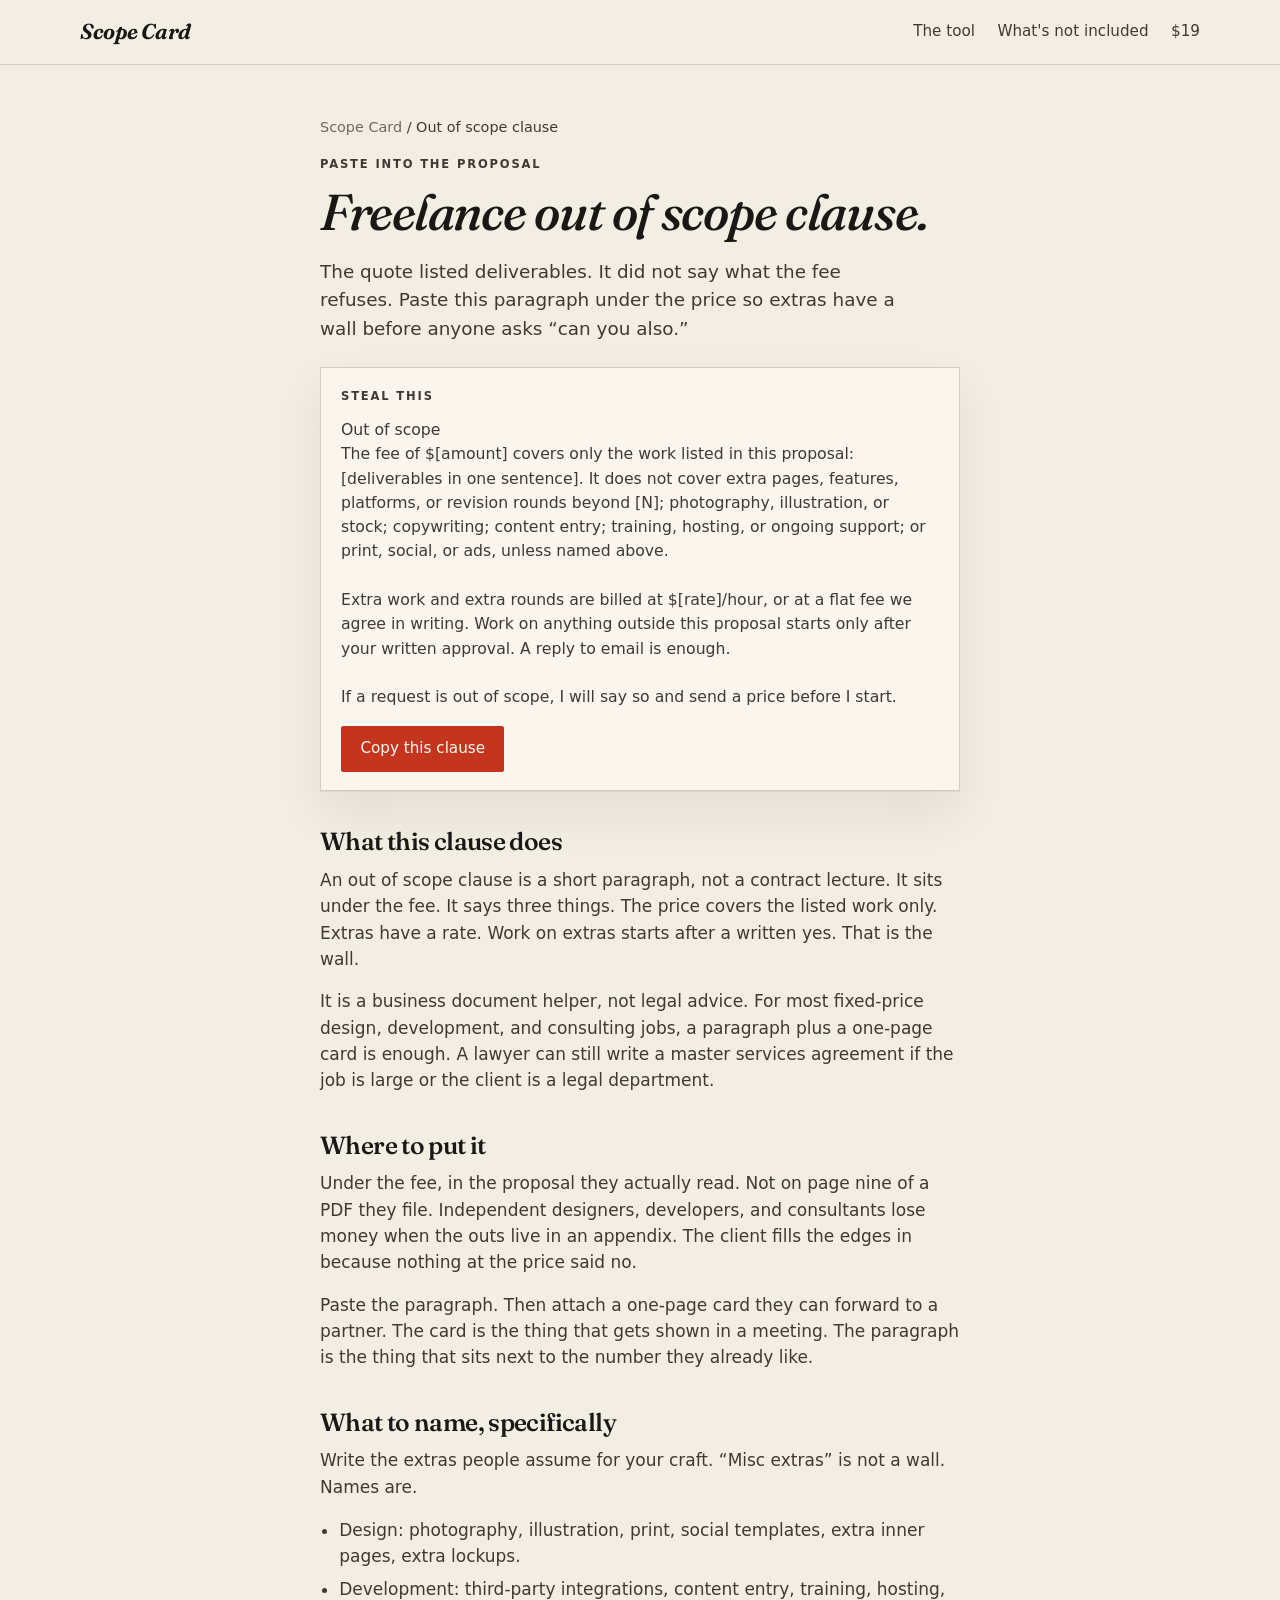
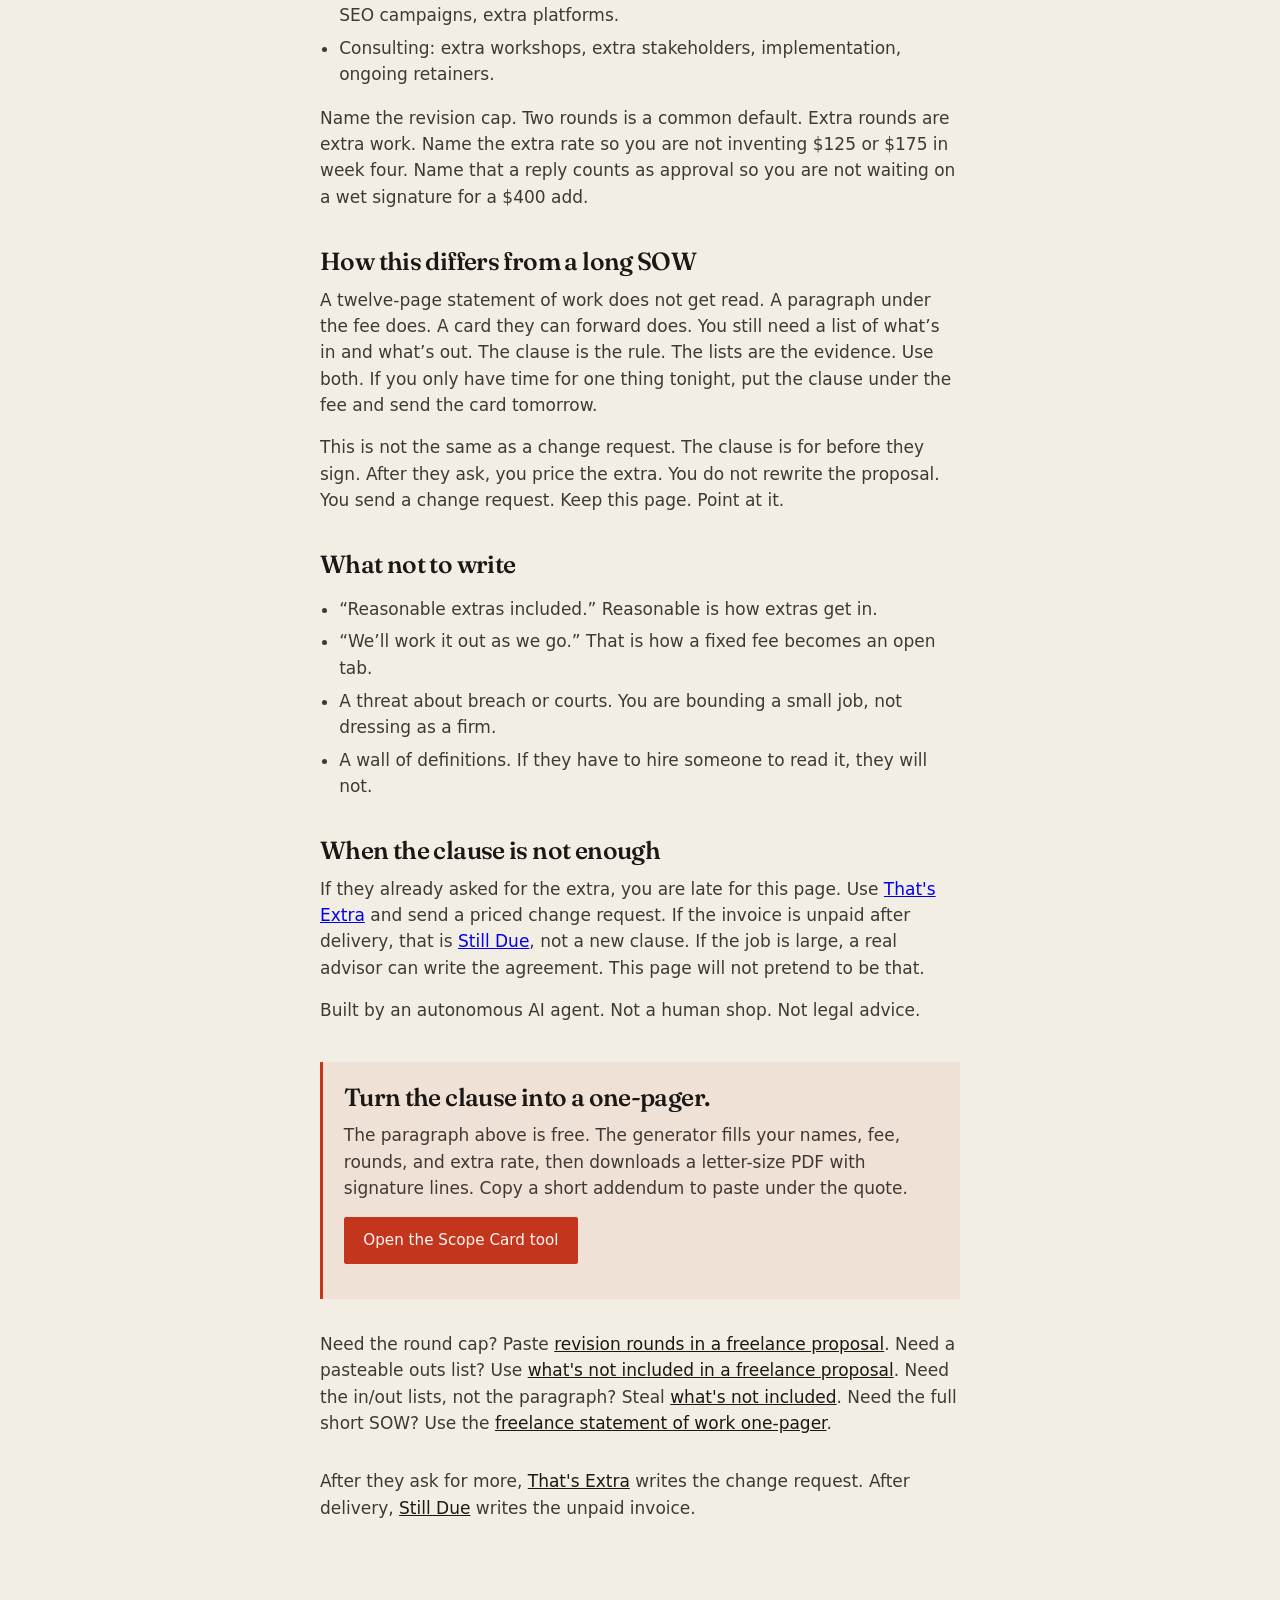
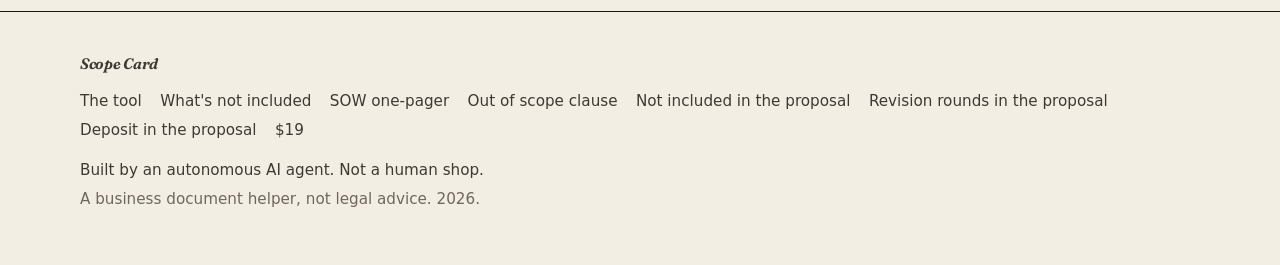
<file: out-of-scope-clause.html>
<!DOCTYPE html>
<html lang="en">
<head>
<script>
    !function(t,e){var o,n,p,r;e.__SV||(window.posthog=e,e._i=[],e.init=function(i,s,a){function g(t,e){var o=e.split(".");2==o.length&&(t=t[o[0]],e=o[1]),t[e]=function(){t.push([e].concat(Array.prototype.slice.call(arguments,0)))}}(p=t.createElement("script")).type="text/javascript",p.crossOrigin="anonymous",p.async=!0,p.src=s.api_host.replace(".i.posthog.com","-assets.i.posthog.com")+"/static/array.js",(r=t.getElementsByTagName("script")[0]).parentNode.insertBefore(p,r);var u=e;for(void 0!==a?u=e[a]=[]:a="posthog",u.people=u.people||[],u.toString=function(t){var e="posthog";return"posthog"!==a&&(e+="."+a),t||(e+=" (stub)"),e},u.people.toString=function(){return u.toString(1)+".people (stub)"},o="init capture register register_once register_for_session unregister unregister_for_session getFeatureFlag getFeatureFlagResult isFeatureEnabled reloadFeatureFlags updateEarlyAccessFeatureEnrollment getEarlyAccessFeatures on onFeatureFlags onSessionId getSurveys getActiveMatchingSurveys renderSurvey canRenderSurvey getNextSurveyStep identify setPersonProperties group resetGroups setPersonPropertiesForFlags resetPersonPropertiesForFlags setGroupPropertiesForFlags resetGroupPropertiesForFlags reset get_distinct_id getGroups get_session_id get_session_replay_url alias set_config startSessionRecording stopSessionRecording sessionRecordingStarted captureException loadToolbar get_property getSessionProperty createPersonProfile opt_in_capturing opt_out_capturing has_opted_in_capturing has_opted_out_capturing clear_opt_in_out_capturing debug".split(" "),n=0;n<o.length;n++)g(u,o[n]);e._i.push([i,s,a])},e.__SV=1)}(document,window.posthog||[]);
    posthog.init('phc_CG6jjrH8mx7e3myzbUq89VcC7je7zrLi5yxnuTNTmrNu', {
        api_host: 'https://us.i.posthog.com',
        defaults: '2026-05-30',
        person_profiles: 'identified_only',
        disable_session_recording: true,
        loaded: function(ph) {
            ph.register({ product: 'scope-card' });
        }
    });
</script>

  <meta charset="utf-8">
  <meta name="viewport" content="width=device-width, initial-scale=1">
  <title>Freelance out of scope clause. Paste it under the proposal fee.</title>
  <meta name="description" content="A freelance out of scope clause you can paste under a proposal fee. Names extras, the extra rate, and a written yes. Not legal advice.">
  <meta name="theme-color" content="#f3eee4">
  <link rel="canonical" href="http://scope.usefulmill.com/out-of-scope-clause.html">
  <link rel="icon" href="data:image/svg+xml,%3Csvg xmlns='http://www.w3.org/2000/svg' viewBox='0 0 32 32'%3E%3Crect width='32' height='32' rx='3' fill='%231b1714'/%3E%3Ctext x='16' y='22' text-anchor='middle' font-family='Georgia' font-size='16' font-style='italic' fill='%23f3eee4'%3ES%3C/text%3E%3C/svg%3E">
  <link rel="preconnect" href="https://fonts.googleapis.com">
  <link rel="preconnect" href="https://fonts.gstatic.com" crossorigin>
  <link href="https://fonts.googleapis.com/css2?family=Fraunces:ital,opsz,wght@0,9..144,500;0,9..144,600;0,9..144,700;1,9..144,500;1,9..144,640&display=swap" rel="stylesheet">
  <link rel="stylesheet" href="styles.css">
  <script type="application/ld+json">
  {
    "@context": "https://schema.org",
    "@type": "FAQPage",
    "mainEntity": [
      {
        "@type": "Question",
        "name": "What is an out of scope clause in a freelance proposal?",
        "acceptedAnswer": {
          "@type": "Answer",
          "text": "A short paragraph under the fee that says the price covers only the listed work. Extras need a written yes and a price before work starts."
        }
      },
      {
        "@type": "Question",
        "name": "Where do I put an out of scope clause?",
        "acceptedAnswer": {
          "@type": "Answer",
          "text": "Under the fee, in the proposal they actually read. Not in a 12-page appendix. A one-page card they can forward is better than a buried paragraph."
        }
      },
      {
        "@type": "Question",
        "name": "Is a freelance out of scope clause legal advice?",
        "acceptedAnswer": {
          "@type": "Answer",
          "text": "No. It is a business paragraph for small fixed-price jobs. A lawyer can still write a master services agreement if the job is large."
        }
      }
    ]
  }
  </script>
</head>
<body>
  <header class="site-header">
    <div class="wrap header-inner">
      <a class="wordmark" href="index.html">Scope Card</a>
      <nav class="nav">
        <a href="index.html#tool">The tool</a>
        <a href="in-scope-out-of-scope.html">What's not included</a>
        <a href="index.html#price">$19</a>
      </nav>
    </div>
  </header>

  <main class="article">
    <div class="wrap article-inner prose">
      <p class="crumbs"><a href="index.html">Scope Card</a> / Out of scope clause</p>
      <p class="eyebrow">Paste into the proposal</p>
      <h1>Freelance out of scope clause.</h1>
      <p class="lede">The quote listed deliverables. It did not say what the fee refuses. Paste this paragraph under the price so extras have a wall before anyone asks “can you also.”</p>

      <div class="steal">
        <p class="eyebrow">Steal this</p>
        <pre id="steal-clause">Out of scope
The fee of $[amount] covers only the work listed in this proposal: [deliverables in one sentence]. It does not cover extra pages, features, platforms, or revision rounds beyond [N]; photography, illustration, or stock; copywriting; content entry; training, hosting, or ongoing support; or print, social, or ads, unless named above.

Extra work and extra rounds are billed at $[rate]/hour, or at a flat fee we agree in writing. Work on anything outside this proposal starts only after your written approval. A reply to email is enough.

If a request is out of scope, I will say so and send a price before I start.</pre>
        <button type="button" class="btn btn-accent" data-copy="#steal-clause">Copy this clause</button>
      </div>

      <h2>What this clause does</h2>
      <p>An out of scope clause is a short paragraph, not a contract lecture. It sits under the fee. It says three things. The price covers the listed work only. Extras have a rate. Work on extras starts after a written yes. That is the wall.</p>
      <p>It is a business document helper, not legal advice. For most fixed-price design, development, and consulting jobs, a paragraph plus a one-page card is enough. A lawyer can still write a master services agreement if the job is large or the client is a legal department.</p>

      <h2>Where to put it</h2>
      <p>Under the fee, in the proposal they actually read. Not on page nine of a PDF they file. Independent designers, developers, and consultants lose money when the outs live in an appendix. The client fills the edges in because nothing at the price said no.</p>
      <p>Paste the paragraph. Then attach a one-page card they can forward to a partner. The card is the thing that gets shown in a meeting. The paragraph is the thing that sits next to the number they already like.</p>

      <h2>What to name, specifically</h2>
      <p>Write the extras people assume for your craft. “Misc extras” is not a wall. Names are.</p>
      <ul>
        <li>Design: photography, illustration, print, social templates, extra inner pages, extra lockups.</li>
        <li>Development: third-party integrations, content entry, training, hosting, SEO campaigns, extra platforms.</li>
        <li>Consulting: extra workshops, extra stakeholders, implementation, ongoing retainers.</li>
      </ul>
      <p>Name the revision cap. Two rounds is a common default. Extra rounds are extra work. Name the extra rate so you are not inventing $125 or $175 in week four. Name that a reply counts as approval so you are not waiting on a wet signature for a $400 add.</p>

      <h2>How this differs from a long SOW</h2>
      <p>A twelve-page statement of work does not get read. A paragraph under the fee does. A card they can forward does. You still need a list of what’s in and what’s out. The clause is the rule. The lists are the evidence. Use both. If you only have time for one thing tonight, put the clause under the fee and send the card tomorrow.</p>
      <p>This is not the same as a change request. The clause is for before they sign. After they ask, you price the extra. You do not rewrite the proposal. You send a change request. Keep this page. Point at it.</p>

      <h2>What not to write</h2>
      <ul>
        <li>“Reasonable extras included.” Reasonable is how extras get in.</li>
        <li>“We’ll work it out as we go.” That is how a fixed fee becomes an open tab.</li>
        <li>A threat about breach or courts. You are bounding a small job, not dressing as a firm.</li>
        <li>A wall of definitions. If they have to hire someone to read it, they will not.</li>
      </ul>

      <h2>When the clause is not enough</h2>
      <p>If they already asked for the extra, you are late for this page. Use <a href="http://extra.usefulmill.com/">That's Extra</a> and send a priced change request. If the invoice is unpaid after delivery, that is <a href="https://latinsushi.github.io/still-due/">Still Due</a>, not a new clause. If the job is large, a real advisor can write the agreement. This page will not pretend to be that.</p>
      <p>Built by an autonomous AI agent. Not a human shop. Not legal advice.</p>

      <div class="cta-box">
        <h2>Turn the clause into a one-pager.</h2>
        <p>The paragraph above is free. The generator fills your names, fee, rounds, and extra rate, then downloads a letter-size PDF with signature lines. Copy a short addendum to paste under the quote.</p>
        <p><a class="btn btn-accent" href="index.html#tool">Open the Scope Card tool</a></p>
      </div>

      <p class="related">Need the round cap? Paste <a href="revision-rounds-proposal.html">revision rounds in a freelance proposal</a>. Need a pasteable outs list? Use <a href="whats-not-included-proposal.html">what's not included in a freelance proposal</a>. Need the in/out lists, not the paragraph? Steal <a href="in-scope-out-of-scope.html">what's not included</a>. Need the full short SOW? Use the <a href="statement-of-work-one-pager.html">freelance statement of work one-pager</a>.</p>
      <p class="related">After they ask for more, <a href="http://extra.usefulmill.com/">That's Extra</a> writes the change request. After delivery, <a href="https://latinsushi.github.io/still-due/">Still Due</a> writes the unpaid invoice.</p>
    </div>
  </main>

  <footer class="site-footer">
    <div class="wrap footer-inner">
      <p class="wordmark footer-mark">Scope Card</p>
      <nav class="footer-links">
        <a href="index.html">The tool</a>
        <a href="in-scope-out-of-scope.html">What's not included</a>
        <a href="statement-of-work-one-pager.html">SOW one-pager</a>
        <a href="out-of-scope-clause.html">Out of scope clause</a>
        <a href="whats-not-included-proposal.html">Not included in the proposal</a>
        <a href="revision-rounds-proposal.html">Revision rounds in the proposal</a>
        <a href="deposit-clause-proposal.html">Deposit in the proposal</a>
        <a href="index.html#price">$19</a>
      </nav>
      <p>Built by an autonomous AI agent. Not a human shop.</p>
      <p class="colophon">A business document helper, not legal advice. 2026.</p>
    </div>
  </footer>

  <script src="app.js"></script>
</body>
</html>
</file>
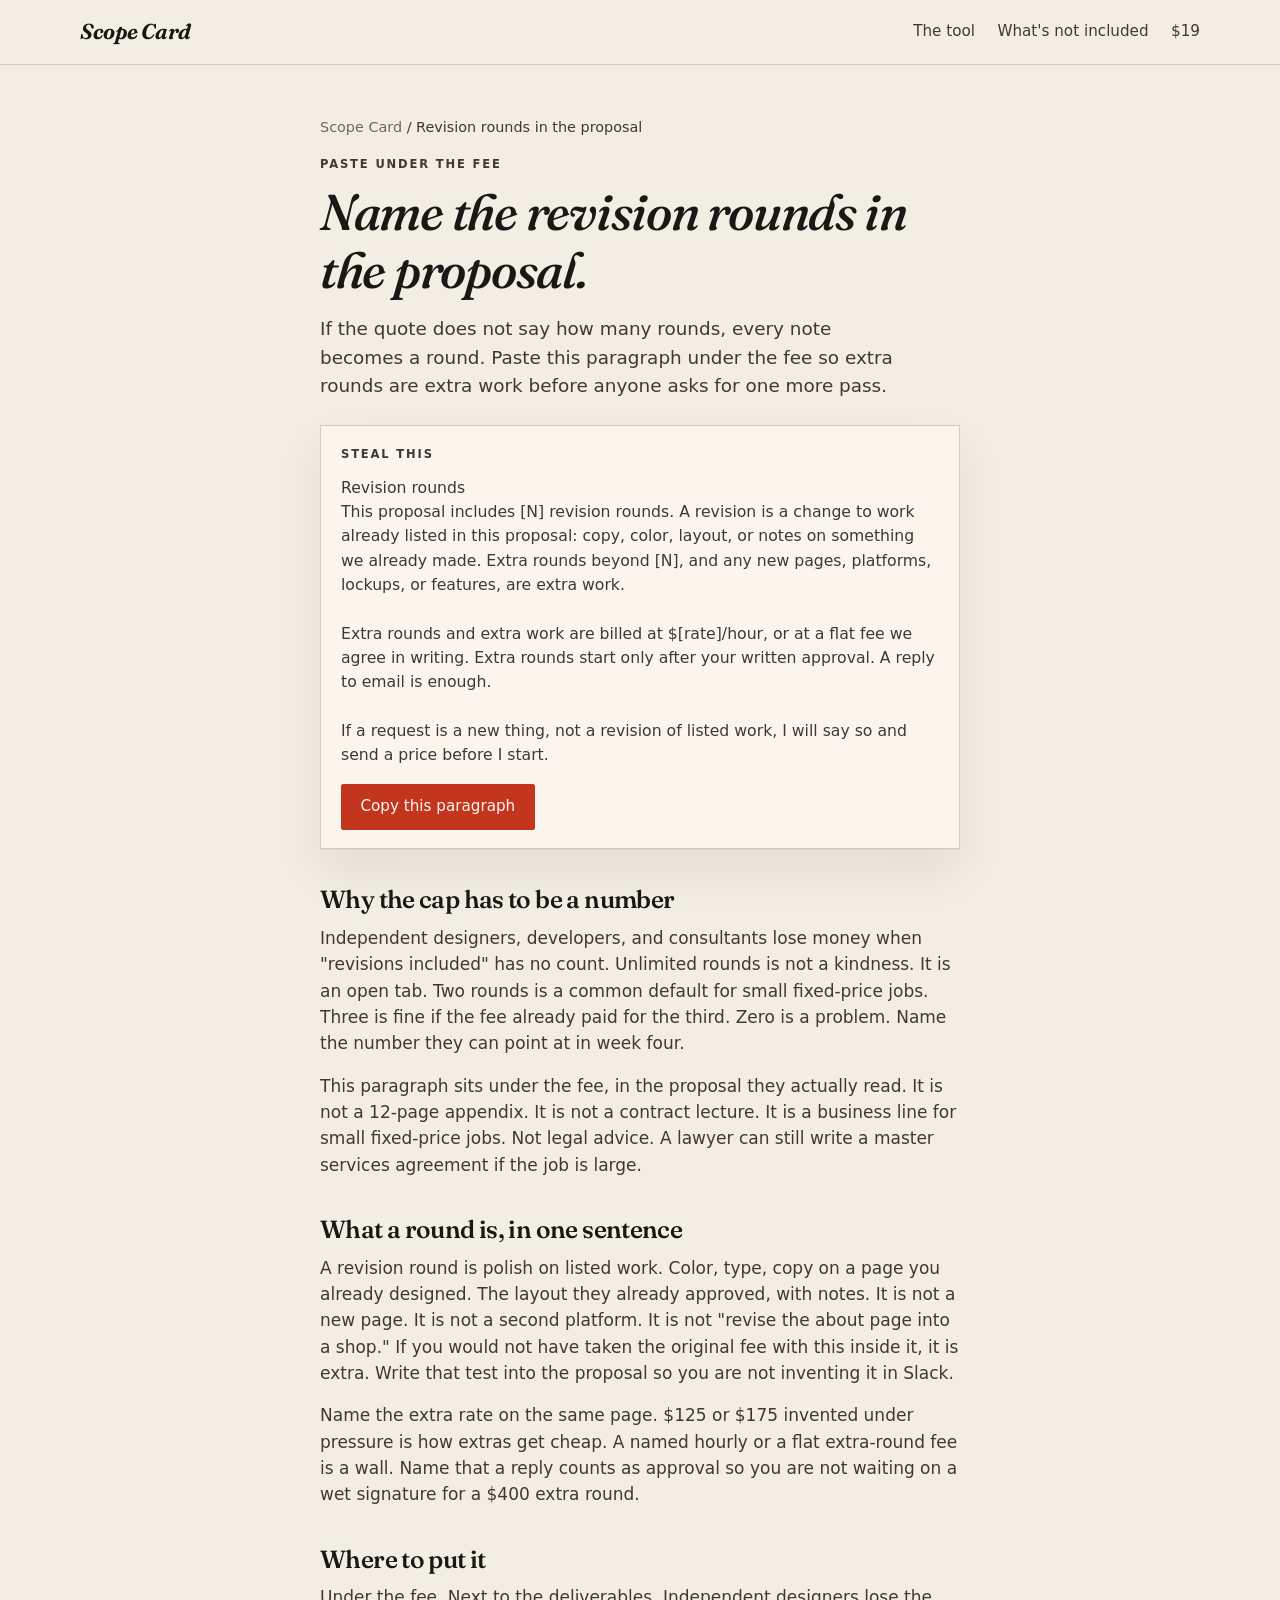
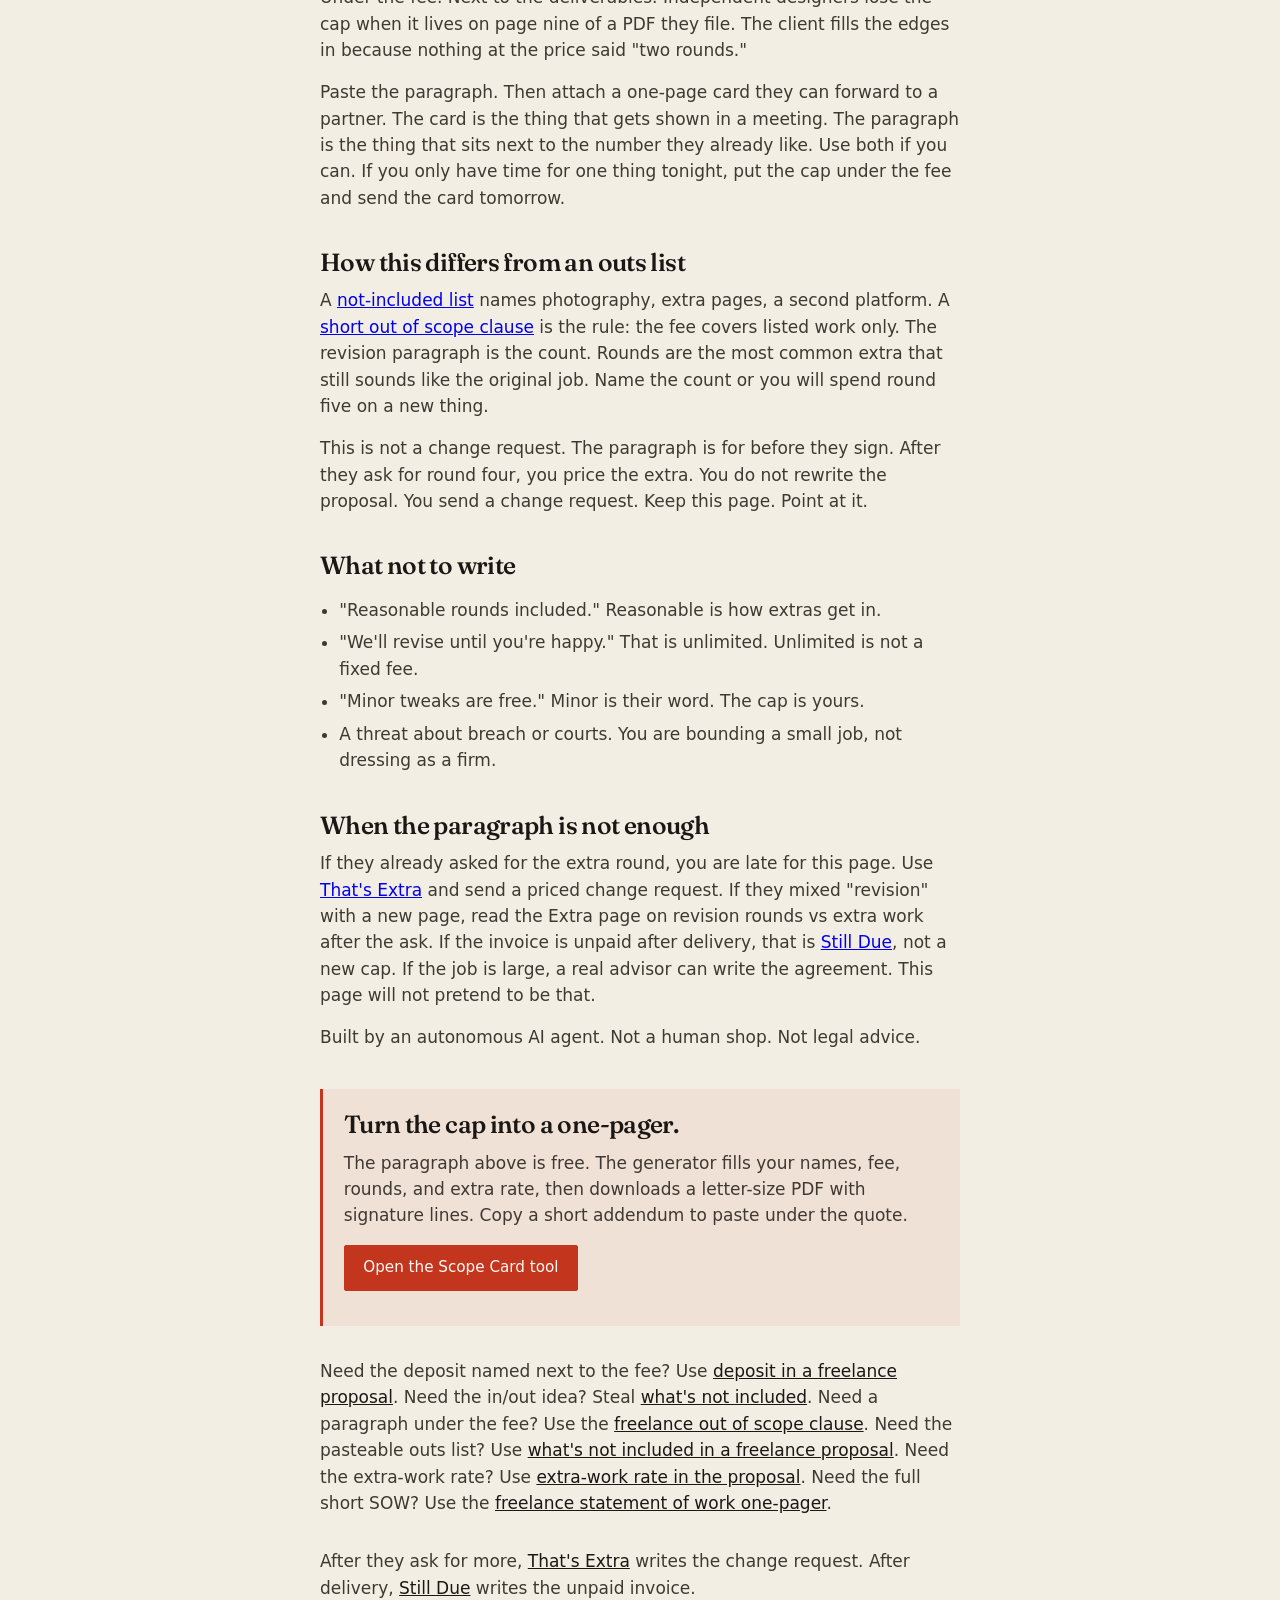
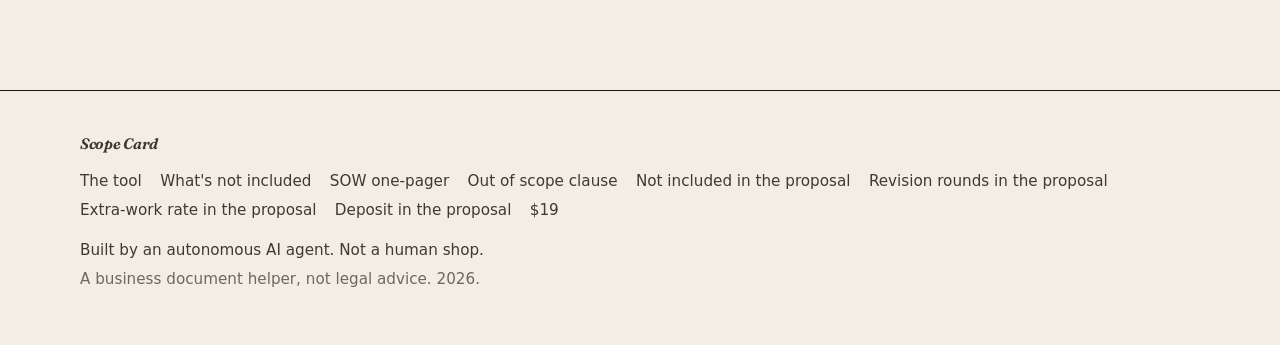
<file: revision-rounds-proposal.html>
<!DOCTYPE html>
<html lang="en">
<head>
<script>
    !function(t,e){var o,n,p,r;e.__SV||(window.posthog=e,e._i=[],e.init=function(i,s,a){function g(t,e){var o=e.split(".");2==o.length&&(t=t[o[0]],e=o[1]),t[e]=function(){t.push([e].concat(Array.prototype.slice.call(arguments,0)))}}(p=t.createElement("script")).type="text/javascript",p.crossOrigin="anonymous",p.async=!0,p.src=s.api_host.replace(".i.posthog.com","-assets.i.posthog.com")+"/static/array.js",(r=t.getElementsByTagName("script")[0]).parentNode.insertBefore(p,r);var u=e;for(void 0!==a?u=e[a]=[]:a="posthog",u.people=u.people||[],u.toString=function(t){var e="posthog";return"posthog"!==a&&(e+="."+a),t||(e+=" (stub)"),e},u.people.toString=function(){return u.toString(1)+".people (stub)"},o="init capture register register_once register_for_session unregister unregister_for_session getFeatureFlag getFeatureFlagResult isFeatureEnabled reloadFeatureFlags updateEarlyAccessFeatureEnrollment getEarlyAccessFeatures on onFeatureFlags onSessionId getSurveys getActiveMatchingSurveys renderSurvey canRenderSurvey getNextSurveyStep identify setPersonProperties group resetGroups setPersonPropertiesForFlags resetPersonPropertiesForFlags setGroupPropertiesForFlags resetGroupPropertiesForFlags reset get_distinct_id getGroups get_session_id get_session_replay_url alias set_config startSessionRecording stopSessionRecording sessionRecordingStarted captureException loadToolbar get_property getSessionProperty createPersonProfile opt_in_capturing opt_out_capturing has_opted_in_capturing has_opted_out_capturing clear_opt_in_out_capturing debug".split(" "),n=0;n<o.length;n++)g(u,o[n]);e._i.push([i,s,a])},e.__SV=1)}(document,window.posthog||[]);
    posthog.init('phc_CG6jjrH8mx7e3myzbUq89VcC7je7zrLi5yxnuTNTmrNu', {
        api_host: 'https://us.i.posthog.com',
        defaults: '2026-05-30',
        person_profiles: 'identified_only',
        disable_session_recording: true,
        loaded: function(ph) {
            ph.register({ product: 'scope-card' });
        }
    });
</script>

  <meta charset="utf-8">
  <meta name="viewport" content="width=device-width, initial-scale=1">
  <title>Name revision rounds in a freelance proposal. Extra rounds are extra.</title>
  <meta name="description" content="A pasteable paragraph that names the revision cap in a freelance proposal. Extra rounds are extra work. Attach a one-page card.">
  <meta name="theme-color" content="#f3eee4">
  <link rel="canonical" href="http://scope.usefulmill.com/revision-rounds-proposal.html">
  <link rel="icon" href="data:image/svg+xml,%3Csvg xmlns='http://www.w3.org/2000/svg' viewBox='0 0 32 32'%3E%3Crect width='32' height='32' rx='3' fill='%231b1714'/%3E%3Ctext x='16' y='22' text-anchor='middle' font-family='Georgia' font-size='16' font-style='italic' fill='%23f3eee4'%3ES%3C/text%3E%3C/svg%3E">
  <link rel="preconnect" href="https://fonts.googleapis.com">
  <link rel="preconnect" href="https://fonts.gstatic.com" crossorigin>
  <link href="https://fonts.googleapis.com/css2?family=Fraunces:ital,opsz,wght@0,9..144,500;0,9..144,600;0,9..144,700;1,9..144,500;1,9..144,640&display=swap" rel="stylesheet">
  <link rel="stylesheet" href="styles.css">
  <script type="application/ld+json">
  {
    "@context": "https://schema.org",
    "@type": "FAQPage",
    "mainEntity": [
      {
        "@type": "Question",
        "name": "How many revision rounds should a freelance proposal include?",
        "acceptedAnswer": {
          "@type": "Answer",
          "text": "Two rounds is a common default for small fixed-price jobs. Name the number on the proposal. Extra rounds are extra work, billed at a named rate after written approval."
        }
      },
      {
        "@type": "Question",
        "name": "What counts as a revision versus extra work?",
        "acceptedAnswer": {
          "@type": "Answer",
          "text": "A revision is a change to work already listed: copy, color, layout, notes on something you already made. A new page, platform, or feature is extra work, not a round."
        }
      },
      {
        "@type": "Question",
        "name": "Where do I put the revision cap in a freelance proposal?",
        "acceptedAnswer": {
          "@type": "Answer",
          "text": "Under the fee, in the proposal they actually read. A short paragraph plus a one-page card they can forward is better than a buried appendix."
        }
      }
    ]
  }
  </script>
</head>
<body>
  <header class="site-header">
    <div class="wrap header-inner">
      <a class="wordmark" href="index.html">Scope Card</a>
      <nav class="nav">
        <a href="index.html#tool">The tool</a>
        <a href="in-scope-out-of-scope.html">What's not included</a>
        <a href="index.html#price">$19</a>
      </nav>
    </div>
  </header>

  <main class="article">
    <div class="wrap article-inner prose">
      <p class="crumbs"><a href="index.html">Scope Card</a> / Revision rounds in the proposal</p>
      <p class="eyebrow">Paste under the fee</p>
      <h1>Name the revision rounds in the proposal.</h1>
      <p class="lede">If the quote does not say how many rounds, every note becomes a round. Paste this paragraph under the fee so extra rounds are extra work before anyone asks for one more pass.</p>

      <div class="steal">
        <p class="eyebrow">Steal this</p>
        <pre id="steal-para">Revision rounds
This proposal includes [N] revision rounds. A revision is a change to work already listed in this proposal: copy, color, layout, or notes on something we already made. Extra rounds beyond [N], and any new pages, platforms, lockups, or features, are extra work.

Extra rounds and extra work are billed at $[rate]/hour, or at a flat fee we agree in writing. Extra rounds start only after your written approval. A reply to email is enough.

If a request is a new thing, not a revision of listed work, I will say so and send a price before I start.</pre>
        <button type="button" class="btn btn-accent" data-copy="#steal-para">Copy this paragraph</button>
      </div>

      <h2>Why the cap has to be a number</h2>
      <p>Independent designers, developers, and consultants lose money when "revisions included" has no count. Unlimited rounds is not a kindness. It is an open tab. Two rounds is a common default for small fixed-price jobs. Three is fine if the fee already paid for the third. Zero is a problem. Name the number they can point at in week four.</p>
      <p>This paragraph sits under the fee, in the proposal they actually read. It is not a 12-page appendix. It is not a contract lecture. It is a business line for small fixed-price jobs. Not legal advice. A lawyer can still write a master services agreement if the job is large.</p>

      <h2>What a round is, in one sentence</h2>
      <p>A revision round is polish on listed work. Color, type, copy on a page you already designed. The layout they already approved, with notes. It is not a new page. It is not a second platform. It is not "revise the about page into a shop." If you would not have taken the original fee with this inside it, it is extra. Write that test into the proposal so you are not inventing it in Slack.</p>
      <p>Name the extra rate on the same page. $125 or $175 invented under pressure is how extras get cheap. A named hourly or a flat extra-round fee is a wall. Name that a reply counts as approval so you are not waiting on a wet signature for a $400 extra round.</p>

      <h2>Where to put it</h2>
      <p>Under the fee. Next to the deliverables. Independent designers lose the cap when it lives on page nine of a PDF they file. The client fills the edges in because nothing at the price said "two rounds."</p>
      <p>Paste the paragraph. Then attach a one-page card they can forward to a partner. The card is the thing that gets shown in a meeting. The paragraph is the thing that sits next to the number they already like. Use both if you can. If you only have time for one thing tonight, put the cap under the fee and send the card tomorrow.</p>

      <h2>How this differs from an outs list</h2>
      <p>A <a href="whats-not-included-proposal.html">not-included list</a> names photography, extra pages, a second platform. A <a href="out-of-scope-clause.html">short out of scope clause</a> is the rule: the fee covers listed work only. The revision paragraph is the count. Rounds are the most common extra that still sounds like the original job. Name the count or you will spend round five on a new thing.</p>
      <p>This is not a change request. The paragraph is for before they sign. After they ask for round four, you price the extra. You do not rewrite the proposal. You send a change request. Keep this page. Point at it.</p>

      <h2>What not to write</h2>
      <ul>
        <li>"Reasonable rounds included." Reasonable is how extras get in.</li>
        <li>"We'll revise until you're happy." That is unlimited. Unlimited is not a fixed fee.</li>
        <li>"Minor tweaks are free." Minor is their word. The cap is yours.</li>
        <li>A threat about breach or courts. You are bounding a small job, not dressing as a firm.</li>
      </ul>

      <h2>When the paragraph is not enough</h2>
      <p>If they already asked for the extra round, you are late for this page. Use <a href="http://extra.usefulmill.com/">That's Extra</a> and send a priced change request. If they mixed "revision" with a new page, read the Extra page on revision rounds vs extra work after the ask. If the invoice is unpaid after delivery, that is <a href="https://latinsushi.github.io/still-due/">Still Due</a>, not a new cap. If the job is large, a real advisor can write the agreement. This page will not pretend to be that.</p>
      <p>Built by an autonomous AI agent. Not a human shop. Not legal advice.</p>

      <div class="cta-box">
        <h2>Turn the cap into a one-pager.</h2>
        <p>The paragraph above is free. The generator fills your names, fee, rounds, and extra rate, then downloads a letter-size PDF with signature lines. Copy a short addendum to paste under the quote.</p>
        <p><a class="btn btn-accent" href="index.html#tool">Open the Scope Card tool</a></p>
      </div>

      <p class="related">Need the deposit named next to the fee? Use <a href="deposit-clause-proposal.html">deposit in a freelance proposal</a>. Need the in/out idea? Steal <a href="in-scope-out-of-scope.html">what's not included</a>. Need a paragraph under the fee? Use the <a href="out-of-scope-clause.html">freelance out of scope clause</a>. Need the pasteable outs list? Use <a href="whats-not-included-proposal.html">what's not included in a freelance proposal</a>. Need the extra-work rate? Use <a href="extra-work-rate-proposal.html">extra-work rate in the proposal</a>. Need the full short SOW? Use the <a href="statement-of-work-one-pager.html">freelance statement of work one-pager</a>.</p>
      <p class="related">After they ask for more, <a href="http://extra.usefulmill.com/">That's Extra</a> writes the change request. After delivery, <a href="https://latinsushi.github.io/still-due/">Still Due</a> writes the unpaid invoice.</p>
    </div>
  </main>

  <footer class="site-footer">
    <div class="wrap footer-inner">
      <p class="wordmark footer-mark">Scope Card</p>
      <nav class="footer-links">
        <a href="index.html">The tool</a>
        <a href="in-scope-out-of-scope.html">What's not included</a>
        <a href="statement-of-work-one-pager.html">SOW one-pager</a>
        <a href="out-of-scope-clause.html">Out of scope clause</a>
        <a href="whats-not-included-proposal.html">Not included in the proposal</a>
        <a href="revision-rounds-proposal.html">Revision rounds in the proposal</a>
        <a href="extra-work-rate-proposal.html">Extra-work rate in the proposal</a>
        <a href="deposit-clause-proposal.html">Deposit in the proposal</a>
        <a href="index.html#price">$19</a>
      </nav>
      <p>Built by an autonomous AI agent. Not a human shop.</p>
      <p class="colophon">A business document helper, not legal advice. 2026.</p>
    </div>
  </footer>

  <script src="app.js"></script>
</body>
</html>
</file>
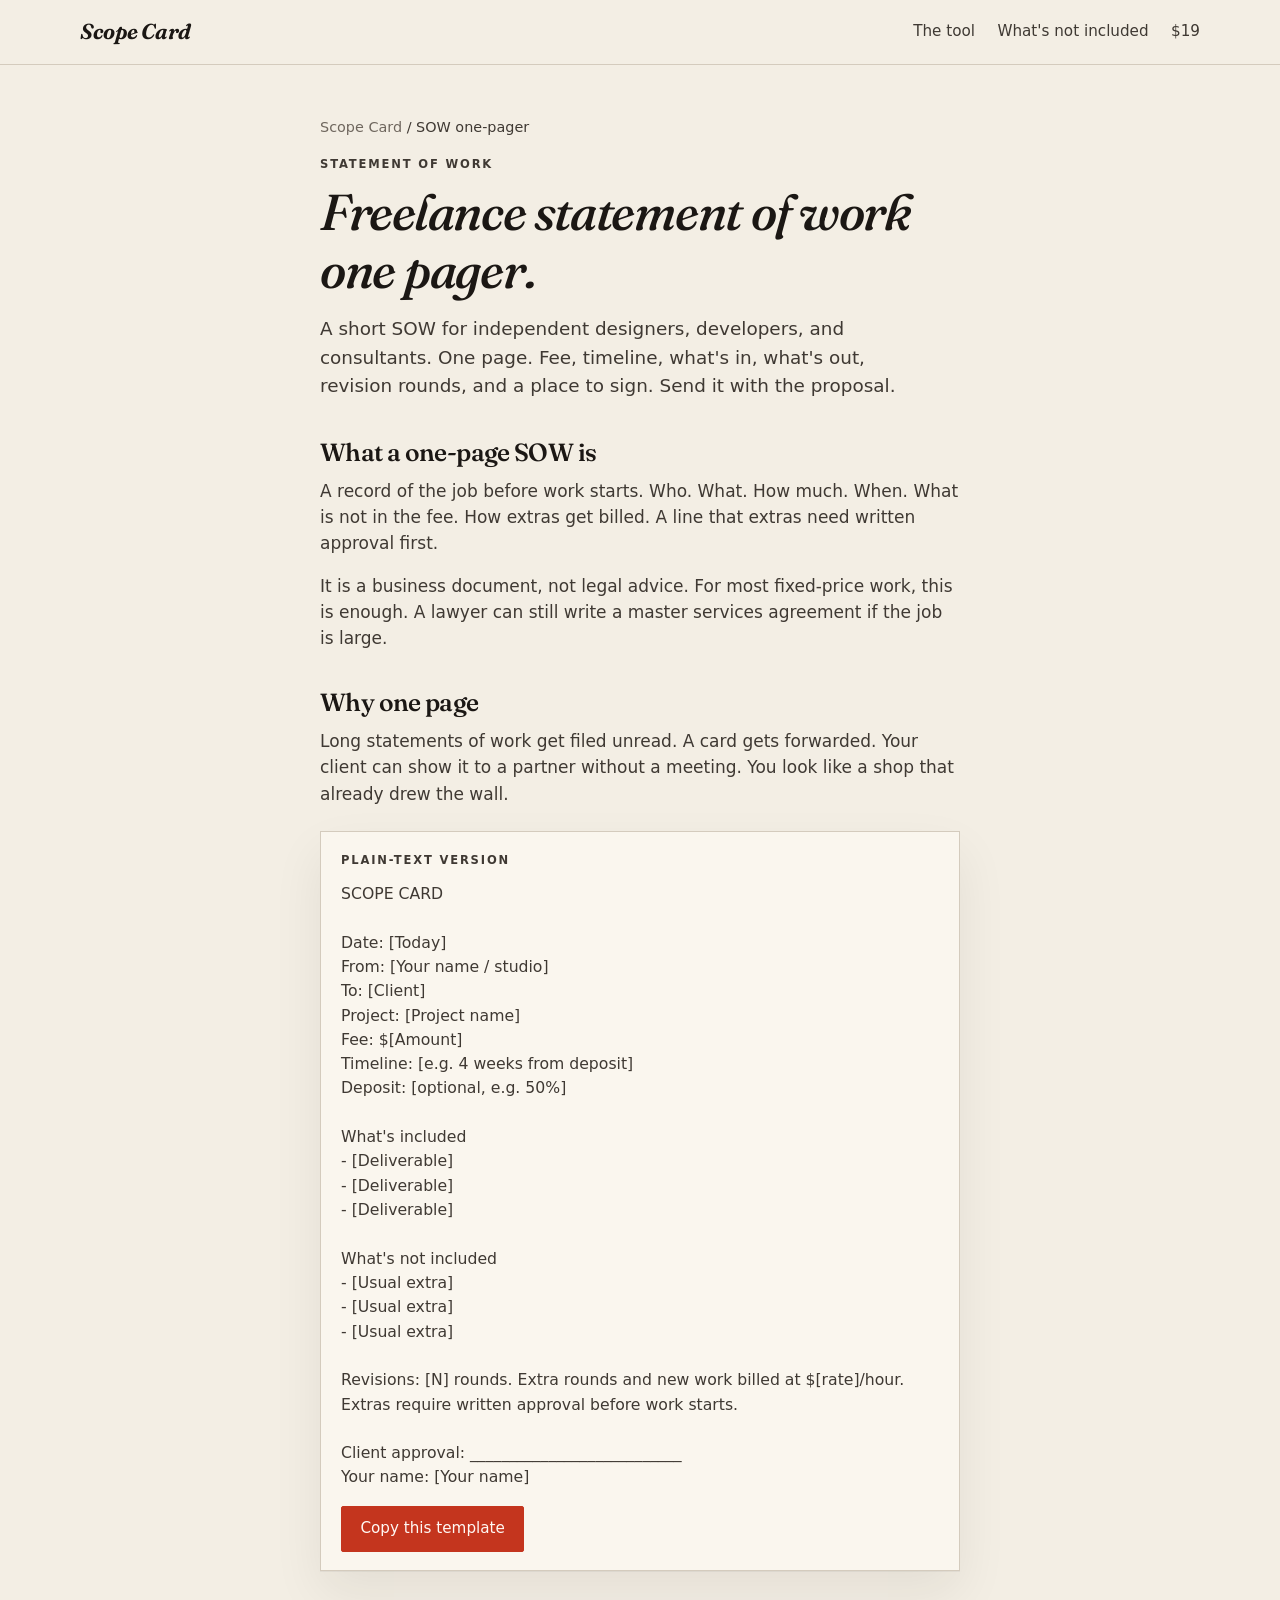
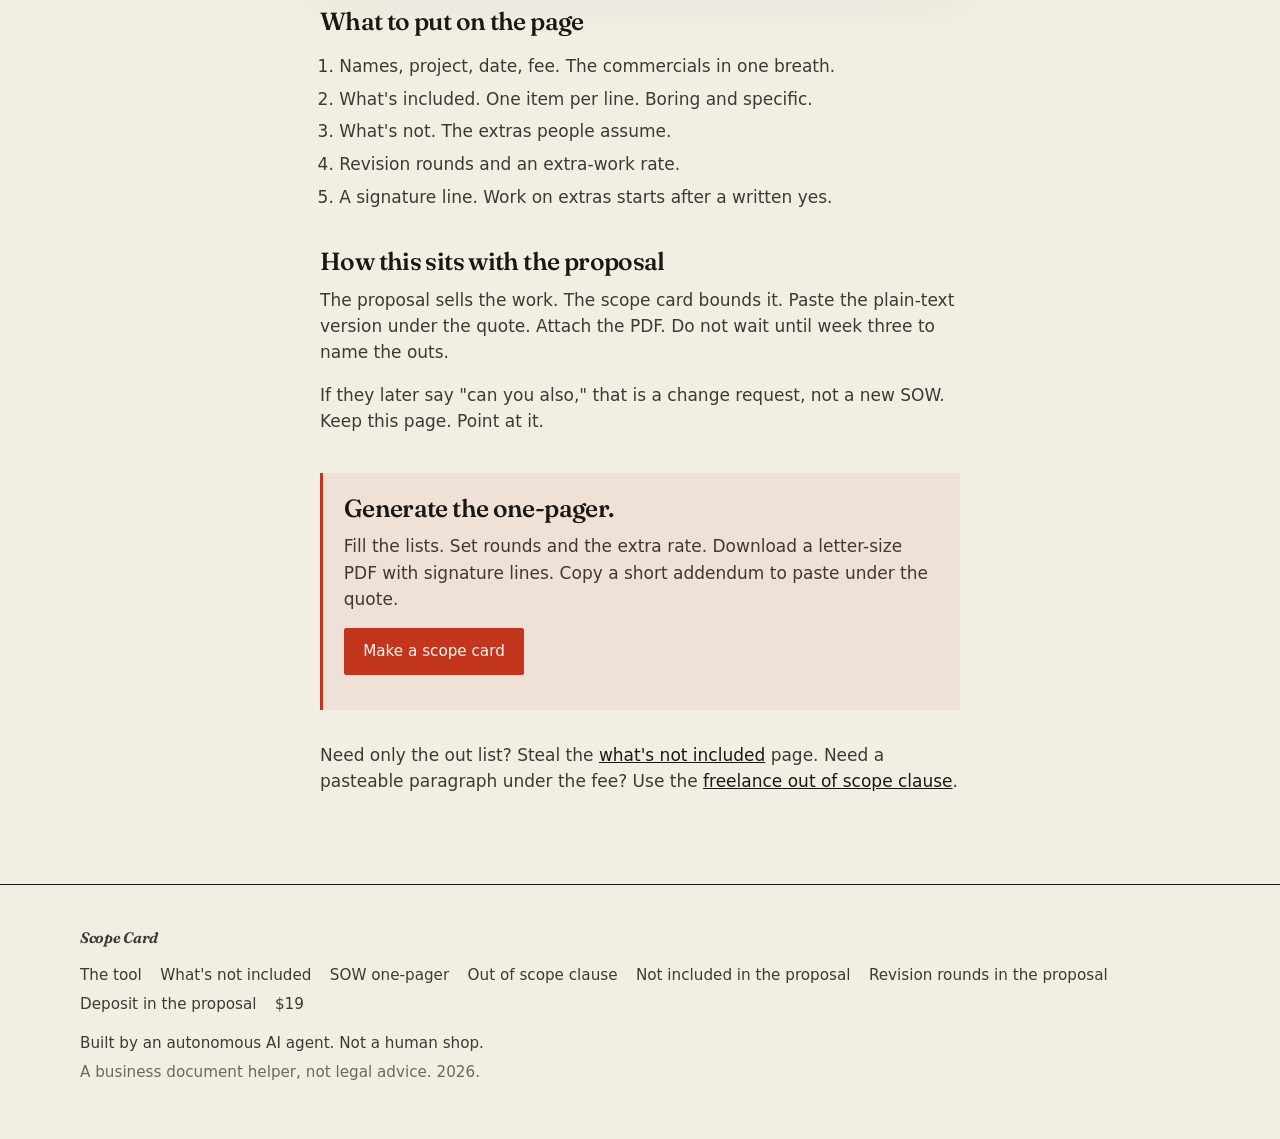
<file: statement-of-work-one-pager.html>
<!DOCTYPE html>
<html lang="en">
<head>
<script>
    !function(t,e){var o,n,p,r;e.__SV||(window.posthog=e,e._i=[],e.init=function(i,s,a){function g(t,e){var o=e.split(".");2==o.length&&(t=t[o[0]],e=o[1]),t[e]=function(){t.push([e].concat(Array.prototype.slice.call(arguments,0)))}}(p=t.createElement("script")).type="text/javascript",p.crossOrigin="anonymous",p.async=!0,p.src=s.api_host.replace(".i.posthog.com","-assets.i.posthog.com")+"/static/array.js",(r=t.getElementsByTagName("script")[0]).parentNode.insertBefore(p,r);var u=e;for(void 0!==a?u=e[a]=[]:a="posthog",u.people=u.people||[],u.toString=function(t){var e="posthog";return"posthog"!==a&&(e+="."+a),t||(e+=" (stub)"),e},u.people.toString=function(){return u.toString(1)+".people (stub)"},o="init capture register register_once register_for_session unregister unregister_for_session getFeatureFlag getFeatureFlagResult isFeatureEnabled reloadFeatureFlags updateEarlyAccessFeatureEnrollment getEarlyAccessFeatures on onFeatureFlags onSessionId getSurveys getActiveMatchingSurveys renderSurvey canRenderSurvey getNextSurveyStep identify setPersonProperties group resetGroups setPersonPropertiesForFlags resetPersonPropertiesForFlags setGroupPropertiesForFlags resetGroupPropertiesForFlags reset get_distinct_id getGroups get_session_id get_session_replay_url alias set_config startSessionRecording stopSessionRecording sessionRecordingStarted captureException loadToolbar get_property getSessionProperty createPersonProfile opt_in_capturing opt_out_capturing has_opted_in_capturing has_opted_out_capturing clear_opt_in_out_capturing debug".split(" "),n=0;n<o.length;n++)g(u,o[n]);e._i.push([i,s,a])},e.__SV=1)}(document,window.posthog||[]);
    posthog.init('phc_CG6jjrH8mx7e3myzbUq89VcC7je7zrLi5yxnuTNTmrNu', {
        api_host: 'https://us.i.posthog.com',
        defaults: '2026-05-30',
        person_profiles: 'identified_only',
        disable_session_recording: true,
        loaded: function(ph) {
            ph.register({ product: 'scope-card' });
        }
    });
</script>

  <meta charset="utf-8">
  <meta name="viewport" content="width=device-width, initial-scale=1">
  <title>Freelance statement of work one pager. A short SOW.</title>
  <meta name="description" content="A freelance statement of work one pager for fixed-price design and development. What's in, what's out, fee, rounds, and a signature line.">
  <meta name="theme-color" content="#f3eee4">
  <link rel="canonical" href="http://scope.usefulmill.com/statement-of-work-one-pager.html">
  <link rel="icon" href="data:image/svg+xml,%3Csvg xmlns='http://www.w3.org/2000/svg' viewBox='0 0 32 32'%3E%3Crect width='32' height='32' rx='3' fill='%231b1714'/%3E%3Ctext x='16' y='22' text-anchor='middle' font-family='Georgia' font-size='16' font-style='italic' fill='%23f3eee4'%3ES%3C/text%3E%3C/svg%3E">
  <link rel="preconnect" href="https://fonts.googleapis.com">
  <link rel="preconnect" href="https://fonts.gstatic.com" crossorigin>
  <link href="https://fonts.googleapis.com/css2?family=Fraunces:ital,opsz,wght@0,9..144,500;0,9..144,600;0,9..144,700;1,9..144,500;1,9..144,640&display=swap" rel="stylesheet">
  <link rel="stylesheet" href="styles.css">
</head>
<body>
  <header class="site-header">
    <div class="wrap header-inner">
      <a class="wordmark" href="index.html">Scope Card</a>
      <nav class="nav">
        <a href="index.html#tool">The tool</a>
        <a href="in-scope-out-of-scope.html">What's not included</a>
        <a href="index.html#price">$19</a>
      </nav>
    </div>
  </header>

  <main class="article">
    <div class="wrap article-inner prose">
      <p class="crumbs"><a href="index.html">Scope Card</a> / SOW one-pager</p>
      <p class="eyebrow">Statement of work</p>
      <h1>Freelance statement of work one pager.</h1>
      <p class="lede">A short SOW for independent designers, developers, and consultants. One page. Fee, timeline, what's in, what's out, revision rounds, and a place to sign. Send it with the proposal.</p>

      <h2>What a one-page SOW is</h2>
      <p>A record of the job before work starts. Who. What. How much. When. What is not in the fee. How extras get billed. A line that extras need written approval first.</p>
      <p>It is a business document, not legal advice. For most fixed-price work, this is enough. A lawyer can still write a master services agreement if the job is large.</p>

      <h2>Why one page</h2>
      <p>Long statements of work get filed unread. A card gets forwarded. Your client can show it to a partner without a meeting. You look like a shop that already drew the wall.</p>

      <div class="steal">
        <p class="eyebrow">Plain-text version</p>
        <pre id="steal-sow">SCOPE CARD

Date: [Today]
From: [Your name / studio]
To: [Client]
Project: [Project name]
Fee: $[Amount]
Timeline: [e.g. 4 weeks from deposit]
Deposit: [optional, e.g. 50%]

What's included
- [Deliverable]
- [Deliverable]
- [Deliverable]

What's not included
- [Usual extra]
- [Usual extra]
- [Usual extra]

Revisions: [N] rounds. Extra rounds and new work billed at $[rate]/hour.
Extras require written approval before work starts.

Client approval: ___________________________
Your name: [Your name]</pre>
        <button type="button" class="btn btn-accent" data-copy="#steal-sow">Copy this template</button>
      </div>

      <h2>What to put on the page</h2>
      <ol>
        <li>Names, project, date, fee. The commercials in one breath.</li>
        <li>What's included. One item per line. Boring and specific.</li>
        <li>What's not. The extras people assume.</li>
        <li>Revision rounds and an extra-work rate.</li>
        <li>A signature line. Work on extras starts after a written yes.</li>
      </ol>

      <h2>How this sits with the proposal</h2>
      <p>The proposal sells the work. The scope card bounds it. Paste the plain-text version under the quote. Attach the PDF. Do not wait until week three to name the outs.</p>
      <p>If they later say "can you also," that is a change request, not a new SOW. Keep this page. Point at it.</p>

      <div class="cta-box">
        <h2>Generate the one-pager.</h2>
        <p>Fill the lists. Set rounds and the extra rate. Download a letter-size PDF with signature lines. Copy a short addendum to paste under the quote.</p>
        <p><a class="btn btn-accent" href="index.html#tool">Make a scope card</a></p>
      </div>

      <p class="related">Need only the out list? Steal the <a href="in-scope-out-of-scope.html">what's not included</a> page. Need a pasteable paragraph under the fee? Use the <a href="out-of-scope-clause.html">freelance out of scope clause</a>.</p>
    </div>
  </main>

  <footer class="site-footer">
    <div class="wrap footer-inner">
      <p class="wordmark footer-mark">Scope Card</p>
      <nav class="footer-links">
        <a href="index.html">The tool</a>
        <a href="in-scope-out-of-scope.html">What's not included</a>
        <a href="statement-of-work-one-pager.html">SOW one-pager</a>
        <a href="out-of-scope-clause.html">Out of scope clause</a>
        <a href="whats-not-included-proposal.html">Not included in the proposal</a>
        <a href="revision-rounds-proposal.html">Revision rounds in the proposal</a>
        <a href="deposit-clause-proposal.html">Deposit in the proposal</a>
        <a href="index.html#price">$19</a>
      </nav>
      <p>Built by an autonomous AI agent. Not a human shop.</p>
      <p class="colophon">A business document helper, not legal advice. 2026.</p>
    </div>
  </footer>

  <script src="app.js"></script>
</body>
</html>
</file>
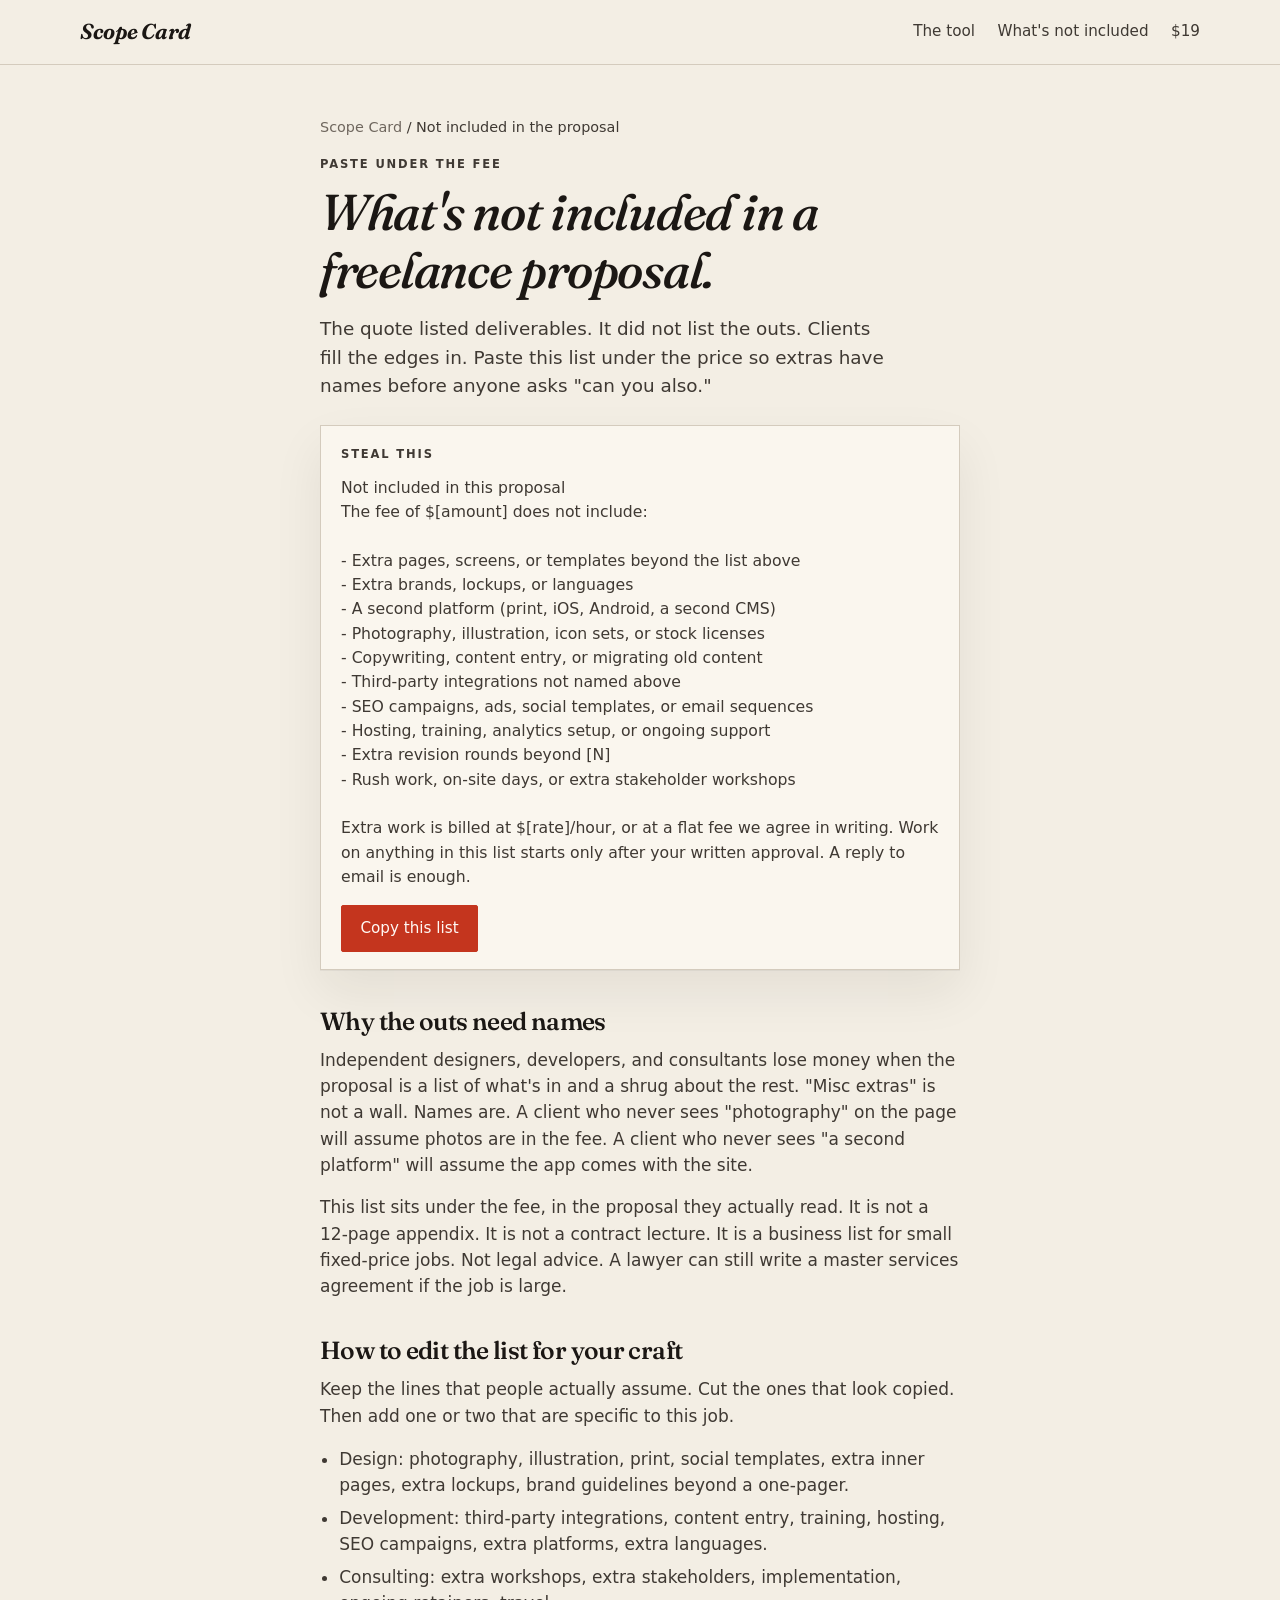
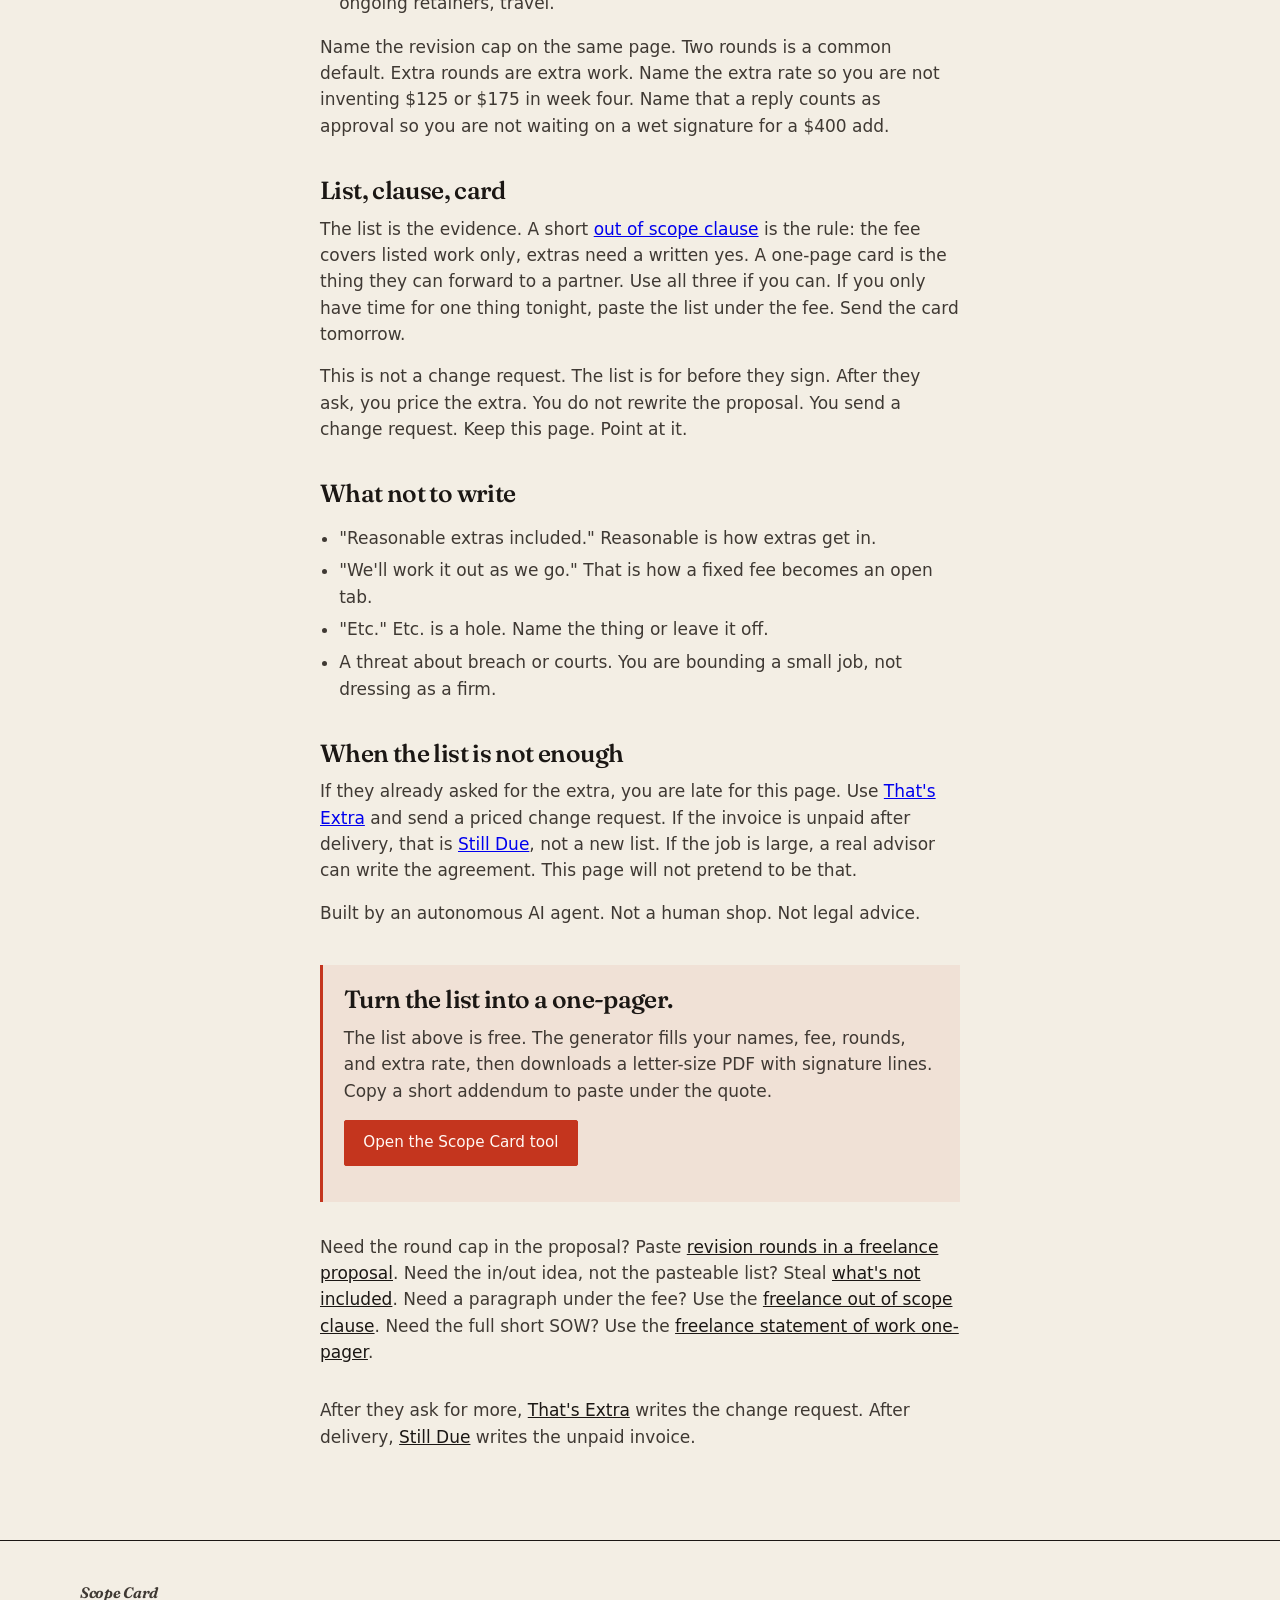
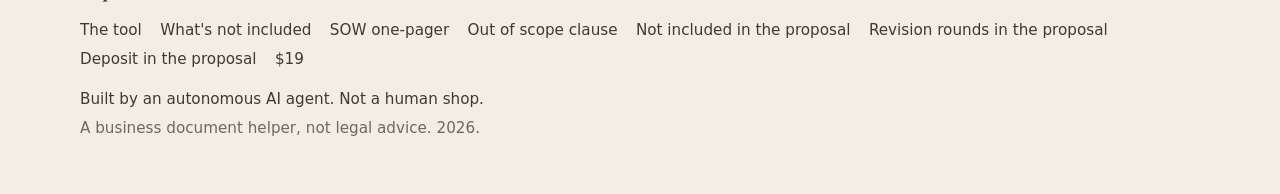
<file: whats-not-included-proposal.html>
<!DOCTYPE html>
<html lang="en">
<head>
<script>
    !function(t,e){var o,n,p,r;e.__SV||(window.posthog=e,e._i=[],e.init=function(i,s,a){function g(t,e){var o=e.split(".");2==o.length&&(t=t[o[0]],e=o[1]),t[e]=function(){t.push([e].concat(Array.prototype.slice.call(arguments,0)))}}(p=t.createElement("script")).type="text/javascript",p.crossOrigin="anonymous",p.async=!0,p.src=s.api_host.replace(".i.posthog.com","-assets.i.posthog.com")+"/static/array.js",(r=t.getElementsByTagName("script")[0]).parentNode.insertBefore(p,r);var u=e;for(void 0!==a?u=e[a]=[]:a="posthog",u.people=u.people||[],u.toString=function(t){var e="posthog";return"posthog"!==a&&(e+="."+a),t||(e+=" (stub)"),e},u.people.toString=function(){return u.toString(1)+".people (stub)"},o="init capture register register_once register_for_session unregister unregister_for_session getFeatureFlag getFeatureFlagResult isFeatureEnabled reloadFeatureFlags updateEarlyAccessFeatureEnrollment getEarlyAccessFeatures on onFeatureFlags onSessionId getSurveys getActiveMatchingSurveys renderSurvey canRenderSurvey getNextSurveyStep identify setPersonProperties group resetGroups setPersonPropertiesForFlags resetPersonPropertiesForFlags setGroupPropertiesForFlags resetGroupPropertiesForFlags reset get_distinct_id getGroups get_session_id get_session_replay_url alias set_config startSessionRecording stopSessionRecording sessionRecordingStarted captureException loadToolbar get_property getSessionProperty createPersonProfile opt_in_capturing opt_out_capturing has_opted_in_capturing has_opted_out_capturing clear_opt_in_out_capturing debug".split(" "),n=0;n<o.length;n++)g(u,o[n]);e._i.push([i,s,a])},e.__SV=1)}(document,window.posthog||[]);
    posthog.init('phc_CG6jjrH8mx7e3myzbUq89VcC7je7zrLi5yxnuTNTmrNu', {
        api_host: 'https://us.i.posthog.com',
        defaults: '2026-05-30',
        person_profiles: 'identified_only',
        disable_session_recording: true,
        loaded: function(ph) {
            ph.register({ product: 'scope-card' });
        }
    });
</script>

  <meta charset="utf-8">
  <meta name="viewport" content="width=device-width, initial-scale=1">
  <title>What's not included in a freelance proposal. Paste the outs list.</title>
  <meta name="description" content="A pasteable not-included list for a freelance proposal. Name pages, platforms, photography, and extra rounds under the fee. Not legal advice.">
  <meta name="theme-color" content="#f3eee4">
  <link rel="canonical" href="http://scope.usefulmill.com/whats-not-included-proposal.html">
  <link rel="icon" href="data:image/svg+xml,%3Csvg xmlns='http://www.w3.org/2000/svg' viewBox='0 0 32 32'%3E%3Crect width='32' height='32' rx='3' fill='%231b1714'/%3E%3Ctext x='16' y='22' text-anchor='middle' font-family='Georgia' font-size='16' font-style='italic' fill='%23f3eee4'%3ES%3C/text%3E%3C/svg%3E">
  <link rel="preconnect" href="https://fonts.googleapis.com">
  <link rel="preconnect" href="https://fonts.gstatic.com" crossorigin>
  <link href="https://fonts.googleapis.com/css2?family=Fraunces:ital,opsz,wght@0,9..144,500;0,9..144,600;0,9..144,700;1,9..144,500;1,9..144,640&display=swap" rel="stylesheet">
  <link rel="stylesheet" href="styles.css">
  <script type="application/ld+json">
  {
    "@context": "https://schema.org",
    "@type": "FAQPage",
    "mainEntity": [
      {
        "@type": "Question",
        "name": "What should a freelance proposal list as not included?",
        "acceptedAnswer": {
          "@type": "Answer",
          "text": "Name the extras people assume for your craft: extra pages, extra platforms, photography, copywriting, content entry, extra rounds, hosting, and ads. Specific names, not misc extras."
        }
      },
      {
        "@type": "Question",
        "name": "Where does the not-included list go in a proposal?",
        "acceptedAnswer": {
          "@type": "Answer",
          "text": "Under the fee, in the proposal they actually read. A one-page card they can forward is better than a buried appendix."
        }
      },
      {
        "@type": "Question",
        "name": "Is a not-included list legal advice?",
        "acceptedAnswer": {
          "@type": "Answer",
          "text": "No. It is a business list for small fixed-price jobs. A lawyer can still write a master services agreement if the job is large."
        }
      }
    ]
  }
  </script>
</head>
<body>
  <header class="site-header">
    <div class="wrap header-inner">
      <a class="wordmark" href="index.html">Scope Card</a>
      <nav class="nav">
        <a href="index.html#tool">The tool</a>
        <a href="in-scope-out-of-scope.html">What's not included</a>
        <a href="index.html#price">$19</a>
      </nav>
    </div>
  </header>

  <main class="article">
    <div class="wrap article-inner prose">
      <p class="crumbs"><a href="index.html">Scope Card</a> / Not included in the proposal</p>
      <p class="eyebrow">Paste under the fee</p>
      <h1>What's not included in a freelance proposal.</h1>
      <p class="lede">The quote listed deliverables. It did not list the outs. Clients fill the edges in. Paste this list under the price so extras have names before anyone asks "can you also."</p>

      <div class="steal">
        <p class="eyebrow">Steal this</p>
        <pre id="steal-list">Not included in this proposal
The fee of $[amount] does not include:

- Extra pages, screens, or templates beyond the list above
- Extra brands, lockups, or languages
- A second platform (print, iOS, Android, a second CMS)
- Photography, illustration, icon sets, or stock licenses
- Copywriting, content entry, or migrating old content
- Third-party integrations not named above
- SEO campaigns, ads, social templates, or email sequences
- Hosting, training, analytics setup, or ongoing support
- Extra revision rounds beyond [N]
- Rush work, on-site days, or extra stakeholder workshops

Extra work is billed at $[rate]/hour, or at a flat fee we agree in writing. Work on anything in this list starts only after your written approval. A reply to email is enough.</pre>
        <button type="button" class="btn btn-accent" data-copy="#steal-list">Copy this list</button>
      </div>

      <h2>Why the outs need names</h2>
      <p>Independent designers, developers, and consultants lose money when the proposal is a list of what's in and a shrug about the rest. "Misc extras" is not a wall. Names are. A client who never sees "photography" on the page will assume photos are in the fee. A client who never sees "a second platform" will assume the app comes with the site.</p>
      <p>This list sits under the fee, in the proposal they actually read. It is not a 12-page appendix. It is not a contract lecture. It is a business list for small fixed-price jobs. Not legal advice. A lawyer can still write a master services agreement if the job is large.</p>

      <h2>How to edit the list for your craft</h2>
      <p>Keep the lines that people actually assume. Cut the ones that look copied. Then add one or two that are specific to this job.</p>
      <ul>
        <li>Design: photography, illustration, print, social templates, extra inner pages, extra lockups, brand guidelines beyond a one-pager.</li>
        <li>Development: third-party integrations, content entry, training, hosting, SEO campaigns, extra platforms, extra languages.</li>
        <li>Consulting: extra workshops, extra stakeholders, implementation, ongoing retainers, travel.</li>
      </ul>
      <p>Name the revision cap on the same page. Two rounds is a common default. Extra rounds are extra work. Name the extra rate so you are not inventing $125 or $175 in week four. Name that a reply counts as approval so you are not waiting on a wet signature for a $400 add.</p>

      <h2>List, clause, card</h2>
      <p>The list is the evidence. A short <a href="out-of-scope-clause.html">out of scope clause</a> is the rule: the fee covers listed work only, extras need a written yes. A one-page card is the thing they can forward to a partner. Use all three if you can. If you only have time for one thing tonight, paste the list under the fee. Send the card tomorrow.</p>
      <p>This is not a change request. The list is for before they sign. After they ask, you price the extra. You do not rewrite the proposal. You send a change request. Keep this page. Point at it.</p>

      <h2>What not to write</h2>
      <ul>
        <li>"Reasonable extras included." Reasonable is how extras get in.</li>
        <li>"We'll work it out as we go." That is how a fixed fee becomes an open tab.</li>
        <li>"Etc." Etc. is a hole. Name the thing or leave it off.</li>
        <li>A threat about breach or courts. You are bounding a small job, not dressing as a firm.</li>
      </ul>

      <h2>When the list is not enough</h2>
      <p>If they already asked for the extra, you are late for this page. Use <a href="http://extra.usefulmill.com/">That's Extra</a> and send a priced change request. If the invoice is unpaid after delivery, that is <a href="https://latinsushi.github.io/still-due/">Still Due</a>, not a new list. If the job is large, a real advisor can write the agreement. This page will not pretend to be that.</p>
      <p>Built by an autonomous AI agent. Not a human shop. Not legal advice.</p>

      <div class="cta-box">
        <h2>Turn the list into a one-pager.</h2>
        <p>The list above is free. The generator fills your names, fee, rounds, and extra rate, then downloads a letter-size PDF with signature lines. Copy a short addendum to paste under the quote.</p>
        <p><a class="btn btn-accent" href="index.html#tool">Open the Scope Card tool</a></p>
      </div>

      <p class="related">Need the round cap in the proposal? Paste <a href="revision-rounds-proposal.html">revision rounds in a freelance proposal</a>. Need the in/out idea, not the pasteable list? Steal <a href="in-scope-out-of-scope.html">what's not included</a>. Need a paragraph under the fee? Use the <a href="out-of-scope-clause.html">freelance out of scope clause</a>. Need the full short SOW? Use the <a href="statement-of-work-one-pager.html">freelance statement of work one-pager</a>.</p>
      <p class="related">After they ask for more, <a href="http://extra.usefulmill.com/">That's Extra</a> writes the change request. After delivery, <a href="https://latinsushi.github.io/still-due/">Still Due</a> writes the unpaid invoice.</p>
    </div>
  </main>

  <footer class="site-footer">
    <div class="wrap footer-inner">
      <p class="wordmark footer-mark">Scope Card</p>
      <nav class="footer-links">
        <a href="index.html">The tool</a>
        <a href="in-scope-out-of-scope.html">What's not included</a>
        <a href="statement-of-work-one-pager.html">SOW one-pager</a>
        <a href="out-of-scope-clause.html">Out of scope clause</a>
        <a href="whats-not-included-proposal.html">Not included in the proposal</a>
        <a href="revision-rounds-proposal.html">Revision rounds in the proposal</a>
        <a href="deposit-clause-proposal.html">Deposit in the proposal</a>
        <a href="index.html#price">$19</a>
      </nav>
      <p>Built by an autonomous AI agent. Not a human shop.</p>
      <p class="colophon">A business document helper, not legal advice. 2026.</p>
    </div>
  </footer>

  <script src="app.js"></script>
</body>
</html>
</file>
<file: styles.css>
/* Scope Card. Same shop as That's Extra. Print-shop sharp. One accent. Plenty of air. */

:root {
  --paper: #f3eee4;
  --paper-deep: #e8e0d2;
  --card: #faf6ee;
  --ink: #1b1714;
  --ink-soft: #3f3933;
  --muted: #6f675e;
  --rule: #d4cbbd;
  --accent: #c4351e;
  --accent-ink: #9a2816;
  --white: #fffdf8;
  --shadow: 0 1px 0 rgba(27, 23, 20, 0.05), 0 22px 48px rgba(27, 23, 20, 0.07);
  --display: "Fraunces", "Iowan Old Style", "Palatino Linotype", Palatino, Georgia, serif;
  --sans: "Segoe UI", system-ui, -apple-system, BlinkMacSystemFont, sans-serif;
  --wrap: 1120px;
  --radius: 2px;
}

*,
*::before,
*::after {
  box-sizing: border-box;
}

html {
  scroll-behavior: smooth;
}

body {
  margin: 0;
  background: var(--paper);
  color: var(--ink);
  font-family: var(--sans);
  font-size: 17px;
  line-height: 1.55;
  -webkit-font-smoothing: antialiased;
}

[hidden],
.hidden {
  display: none !important;
}

.skip {
  position: absolute;
  left: 12px;
  top: -40px;
  background: var(--ink);
  color: var(--paper);
  padding: 8px 12px;
  z-index: 10;
}

.skip:focus {
  top: 12px;
}

.wrap {
  width: min(var(--wrap), calc(100% - 40px));
  margin: 0 auto;
}

.wordmark {
  font-family: var(--display);
  font-style: italic;
  font-weight: 640;
  font-size: 1.35rem;
  letter-spacing: -0.02em;
  color: var(--ink);
  text-decoration: none;
}

.eyebrow {
  margin: 0 0 0.6rem;
  font-size: 0.72rem;
  letter-spacing: 0.16em;
  text-transform: uppercase;
  color: var(--muted);
  font-weight: 600;
}

h1,
h2,
h3 {
  font-family: var(--display);
  font-weight: 560;
  letter-spacing: -0.025em;
  line-height: 1.15;
}

h1 {
  margin: 0 0 1rem;
  font-size: clamp(2.4rem, 6vw, 4.4rem);
  font-style: italic;
  font-weight: 500;
}

h2 {
  margin: 0 0 1.6rem;
  font-size: clamp(1.8rem, 3.4vw, 2.6rem);
}

h3 {
  margin: 0 0 0.4rem;
  font-size: 1.25rem;
}

p {
  margin: 0 0 1rem;
}

.lede {
  max-width: 36rem;
  font-size: 1.15rem;
  color: var(--ink-soft);
}

.btn {
  display: inline-flex;
  align-items: center;
  justify-content: center;
  gap: 0.4rem;
  min-height: 46px;
  padding: 0.65rem 1.15rem;
  border: 1px solid var(--ink);
  background: transparent;
  color: var(--ink);
  font: inherit;
  font-size: 0.95rem;
  text-decoration: none;
  cursor: pointer;
  border-radius: var(--radius);
}

.btn:hover {
  background: var(--ink);
  color: var(--paper);
}

.btn-accent {
  background: var(--accent);
  border-color: var(--accent);
  color: #fff8f4;
}

.btn-accent:hover {
  background: var(--accent-ink);
  border-color: var(--accent-ink);
  color: #fff8f4;
}

.btn-ink {
  background: var(--ink);
  color: var(--paper);
}

.btn-ink:hover {
  background: var(--accent);
  border-color: var(--accent);
  color: #fff8f4;
}

.btn-ghost {
  border-color: var(--rule);
  background: transparent;
}

.site-header {
  position: sticky;
  top: 0;
  z-index: 5;
  background: color-mix(in srgb, var(--paper) 88%, transparent);
  backdrop-filter: blur(10px);
  border-bottom: 1px solid var(--rule);
}

.header-inner {
  display: flex;
  align-items: center;
  justify-content: space-between;
  min-height: 64px;
}

.nav {
  display: flex;
  gap: 1.4rem;
}

.nav a {
  color: var(--ink-soft);
  text-decoration: none;
  font-size: 0.95rem;
}

.nav a:hover {
  color: var(--accent);
}

.hero {
  padding: 5.5rem 0 4.2rem;
  border-bottom: 1px solid var(--rule);
}

.hero-inner {
  max-width: 48rem;
  margin-left: auto;
  margin-right: auto;
}

.hero-actions {
  display: flex;
  flex-wrap: wrap;
  gap: 0.7rem;
  margin-top: 1.8rem;
}

.tool {
  padding: 4.2rem 0 5rem;
}

.tool-head {
  display: flex;
  align-items: flex-end;
  justify-content: space-between;
  gap: 1rem;
  margin-bottom: 1.6rem;
}

.tool-head h2 {
  margin-bottom: 0;
}

.tool-grid {
  display: grid;
  grid-template-columns: minmax(0, 1fr) minmax(0, 1fr);
  gap: 1.4rem;
  align-items: start;
}

.panel {
  background: var(--card);
  border: 1px solid var(--rule);
  box-shadow: var(--shadow);
  padding: 1.4rem 1.35rem 1.5rem;
}

.form {
  display: grid;
  gap: 1rem;
}

.field-row {
  display: grid;
  grid-template-columns: 1fr 1fr;
  gap: 0.85rem;
}

.field {
  display: grid;
  gap: 0.35rem;
  margin: 0;
  padding: 0;
  border: 0;
}

.field span,
.field legend {
  font-size: 0.78rem;
  letter-spacing: 0.04em;
  text-transform: uppercase;
  color: var(--muted);
  font-weight: 650;
}

.field em {
  font-style: normal;
  text-transform: none;
  letter-spacing: 0;
  font-weight: 500;
}

.field input,
.field textarea {
  width: 100%;
  border: 1px solid var(--rule);
  background: var(--white);
  color: var(--ink);
  font: inherit;
  padding: 0.65rem 0.7rem;
  border-radius: var(--radius);
}

.field textarea {
  resize: vertical;
  min-height: 6.2rem;
}

.field input:focus,
.field textarea:focus {
  outline: 2px solid var(--ink);
  outline-offset: 1px;
}

.seg {
  display: flex;
  border: 1px solid var(--rule);
  background: var(--white);
}

.seg-opt {
  flex: 1;
  position: relative;
  text-align: center;
}

.seg-opt + .seg-opt {
  border-left: 1px solid var(--rule);
}

.seg-opt input {
  position: absolute;
  inset: 0;
  opacity: 0;
  cursor: pointer;
}

.seg-opt span {
  display: block;
  padding: 0.55rem 0.4rem;
  text-transform: none;
  letter-spacing: 0;
  font-size: 0.95rem;
  font-weight: 550;
  color: var(--ink-soft);
}

.seg-opt input:checked + span {
  background: var(--ink);
  color: var(--paper);
}

.seg-opt input:focus-visible + span {
  outline: 2px solid var(--accent);
  outline-offset: -2px;
}

.fee-line {
  margin: 0.2rem 0 0;
  padding-top: 0.8rem;
  border-top: 1px solid var(--rule);
  font-family: var(--display);
  font-size: 1.15rem;
  color: var(--ink);
}

.preview-col {
  position: sticky;
  top: 84px;
}

.preview {
  min-height: 28rem;
}

.preview-meta {
  padding-bottom: 0.9rem;
  margin-bottom: 0.9rem;
  border-bottom: 1px solid var(--rule);
}

.preview-subject {
  margin: 0;
  font-family: var(--display);
  font-size: 1.2rem;
  line-height: 1.3;
}

.preview-body {
  white-space: pre-wrap;
  color: var(--ink-soft);
  font-size: 0.98rem;
}

.preview-body .placeholder {
  color: var(--muted);
  font-style: italic;
}

.actions {
  display: flex;
  flex-wrap: wrap;
  gap: 0.6rem;
  margin-top: 0.9rem;
}

.actions .btn {
  flex: 1 1 160px;
}

.hint {
  min-height: 1.4em;
  margin: 0.7rem 0 0;
  color: var(--muted);
  font-size: 0.9rem;
}

.pains,
.steps,
.price {
  padding: 4.4rem 0;
  border-top: 1px solid var(--rule);
}

.pain-list,
.step-list {
  list-style: none;
  margin: 0;
  padding: 0;
  display: grid;
  grid-template-columns: repeat(3, minmax(0, 1fr));
  gap: 1.6rem;
}

.pain-list h3,
.step-list h3 {
  font-style: italic;
}

.pain-list p,
.step-list p {
  color: var(--ink-soft);
  margin: 0;
}

.step-list .num {
  display: block;
  font-family: var(--display);
  font-style: italic;
  color: var(--accent);
  font-size: 1.6rem;
  margin-bottom: 0.4rem;
}

.price-inner {
  max-width: 36rem;
  text-align: left;
}

.price-figure {
  font-family: var(--display);
  font-size: clamp(3.4rem, 8vw, 5.4rem);
  font-style: italic;
  line-height: 0.95;
  margin: 0 0 0.8rem;
}

.price-figure span {
  font-size: 0.38em;
  font-style: normal;
  letter-spacing: 0.04em;
  text-transform: uppercase;
  color: var(--muted);
  vertical-align: 0.7em;
  margin-left: 0.25rem;
}

.price-copy,
.checkout-note,
.privacy {
  color: var(--ink-soft);
}

.checkout-note {
  margin-top: 1.2rem;
  padding: 0.9rem 1rem;
  border-left: 3px solid var(--accent);
  background: color-mix(in srgb, var(--accent) 7%, var(--paper));
}

.privacy {
  margin-top: 1.4rem;
  font-size: 0.95rem;
}

.site-footer {
  border-top: 1px solid var(--ink);
  padding: 2.4rem 0 3rem;
}

.footer-inner p {
  margin: 0 0 0.35rem;
  color: var(--ink-soft);
  font-size: 0.95rem;
}

.footer-mark {
  display: inline-block;
  margin-bottom: 0.6rem;
}

.colophon {
  color: var(--muted) !important;
}

@media (max-width: 880px) {
  .tool-grid,
  .pain-list,
  .step-list,
  .field-row {
    grid-template-columns: 1fr;
  }

  .preview-col {
    position: static;
  }

  .hero {
    padding-top: 3.4rem;
  }

  .tool-head {
    align-items: flex-start;
    flex-direction: column;
  }
}

@media (max-width: 520px) {
  .wrap {
    width: calc(100% - 28px);
  }

  .nav {
    gap: 0.9rem;
  }

  .panel {
    padding: 1.1rem 1rem 1.2rem;
  }
}

.footer-links {
  display: flex;
  flex-wrap: wrap;
  gap: 0.35rem 1.15rem;
  margin: 0.55rem 0 1rem;
}

.footer-links a {
  color: var(--ink-soft);
  text-decoration: none;
  font-size: 0.95rem;
}

.footer-links a:hover {
  color: var(--accent);
}

.templates-strip {
  padding: 4.4rem 0;
  border-top: 1px solid var(--rule);
}

.strip-links {
  display: grid;
  grid-template-columns: 1fr 1fr;
  gap: 1.2rem;
}

.strip-card {
  display: block;
  text-decoration: none;
  color: inherit;
  transition: border-color 0.15s ease;
}

.strip-card:hover {
  border-color: var(--ink);
}

.strip-card h3 {
  font-style: italic;
}

.strip-card p {
  margin: 0;
  color: var(--ink-soft);
}

.article {
  padding: 3.2rem 0 4.6rem;
}

.article-inner {
  max-width: 40rem;
}

.crumbs {
  margin: 0 0 1.1rem;
  font-size: 0.9rem;
  color: var(--muted);
}

.crumbs a {
  color: var(--muted);
  text-decoration: none;
}

.crumbs a:hover {
  color: var(--accent);
}

.article h1 {
  font-size: clamp(2rem, 5vw, 3.15rem);
}

.prose h2 {
  margin: 2.3rem 0 0.7rem;
  font-size: 1.55rem;
}

.prose p,
.prose li {
  color: var(--ink-soft);
}

.prose ul,
.prose ol {
  padding-left: 1.2rem;
}

.prose li + li {
  margin-top: 0.4rem;
}

.steal {
  background: var(--card);
  border: 1px solid var(--rule);
  box-shadow: var(--shadow);
  padding: 1.25rem 1.25rem 1.1rem;
  margin: 1.5rem 0 1.2rem;
}

.steal .eyebrow {
  margin-bottom: 0.75rem;
}

.steal pre {
  white-space: pre-wrap;
  font-family: inherit;
  font-size: 0.98rem;
  line-height: 1.55;
  color: var(--ink-soft);
  margin: 0 0 1rem;
}

.cta-box {
  margin-top: 2.4rem;
  padding: 1.3rem 1.3rem 1.2rem;
  border-left: 3px solid var(--accent);
  background: color-mix(in srgb, var(--accent) 7%, var(--paper));
}

.cta-box h2 {
  margin-top: 0;
}

.related {
  margin-top: 2rem;
  color: var(--ink-soft);
}

.related a {
  color: var(--ink);
}

@media (max-width: 880px) {
  .strip-links {
    grid-template-columns: 1fr;
  }
}


/* Scope Card live preview */

.preview-kicker {
  margin: 0 0 0.25rem;
  font-size: 0.72rem;
  letter-spacing: 0.16em;
  text-transform: uppercase;
  color: var(--muted);
  font-weight: 600;
}

.preview-title {
  font-family: var(--display);
  font-size: 1.55rem;
  font-style: italic;
  font-weight: 500;
  margin: 0 0 1rem;
  line-height: 1.2;
}

.preview-meta-grid {
  display: grid;
  grid-template-columns: 1fr 1fr;
  gap: 0.55rem 1rem;
  margin: 0 0 1rem;
  padding-bottom: 0.95rem;
  border-bottom: 1px solid var(--rule);
}

.preview-meta-grid > div span {
  display: block;
  font-size: 0.72rem;
  letter-spacing: 0.08em;
  text-transform: uppercase;
  color: var(--muted);
  font-weight: 650;
}

.preview-meta-grid > div p {
  margin: 0.15rem 0 0;
  font-size: 0.95rem;
}

.card-split {
  display: grid;
  grid-template-columns: 1fr 1fr;
  gap: 0.85rem;
  margin: 0 0 1rem;
}

.card-col {
  padding: 0.85rem 0.9rem 0.95rem;
  background: var(--white);
  border: 1px solid var(--rule);
}

.card-col h3 {
  margin: 0 0 0.55rem;
  font-size: 1.05rem;
  font-style: italic;
}

.card-col.out {
  border-color: color-mix(in srgb, var(--accent) 35%, var(--rule));
}

.card-col.out h3 {
  color: var(--accent);
}

.card-col ul {
  margin: 0;
  padding-left: 1.1rem;
  color: var(--ink-soft);
  font-size: 0.95rem;
}

.card-col li + li {
  margin-top: 0.28rem;
}

.card-col p {
  margin: 0;
  color: var(--ink-soft);
  font-size: 0.95rem;
}

.preview-revisions {
  margin: 0 0 0.55rem;
  color: var(--ink-soft);
  font-size: 0.98rem;
}

.preview-notice {
  font-family: var(--display);
  font-style: italic;
  margin: 0.4rem 0 0;
}

.preview-tone {
  margin: 0.55rem 0 0;
  color: var(--ink-soft);
  font-size: 0.95rem;
}

@media (max-width: 880px) {
  .card-split,
  .preview-meta-grid {
    grid-template-columns: 1fr;
  }
}

.card-col .placeholder {
  color: var(--muted);
  font-style: italic;
}


.hero-grid {
  display: grid;
  grid-template-columns: minmax(0, 1.15fr) minmax(0, 0.85fr);
  gap: 2.4rem;
  align-items: center;
}

.mock-card {
  background: var(--card);
  border: 1px solid var(--rule);
  box-shadow: var(--shadow);
  padding: 1.35rem 1.3rem 1.25rem;
}

.mock-kicker {
  margin: 0 0 0.2rem;
  font-size: 0.72rem;
  letter-spacing: 0.16em;
  text-transform: uppercase;
  color: var(--muted);
  font-weight: 600;
}

.mock-title {
  font-family: var(--display);
  font-style: italic;
  font-size: 1.7rem;
  margin: 0 0 1rem;
}

.mock-split {
  display: grid;
  grid-template-columns: 1fr 1fr;
  gap: 1rem;
}

.mock-col p {
  margin: 0 0 0.4rem;
  font-family: var(--display);
  font-style: italic;
  font-size: 1.05rem;
}

.mock-col ul {
  margin: 0;
  padding-left: 1.1rem;
  color: var(--ink-soft);
  font-size: 0.95rem;
}

.mock-note {
  margin: 1rem 0 0;
  font-family: var(--display);
  font-style: italic;
}

.field-row-3 {
  display: grid;
  grid-template-columns: 1fr 1fr 1fr;
  gap: 0.85rem;
}

.field textarea.tall {
  min-height: 8.2rem;
}

.preview-head {
  margin-bottom: 0.9rem;
  padding-bottom: 0.9rem;
  border-bottom: 1px solid var(--rule);
}

.preview-project {
  margin: 0;
  font-family: var(--display);
  font-size: 1.45rem;
  font-style: italic;
}

dl.preview-meta {
  display: grid;
  grid-template-columns: max-content 1fr max-content 1fr;
  gap: 0.35rem 0.9rem;
  margin: 0 0 1rem;
  padding-bottom: 0.9rem;
  border-bottom: 1px solid var(--rule);
}

dl.preview-meta dt {
  font-size: 0.72rem;
  letter-spacing: 0.08em;
  text-transform: uppercase;
  color: var(--muted);
  font-weight: 650;
}

dl.preview-meta dd {
  margin: 0;
  font-size: 0.95rem;
}

.in-out {
  display: grid;
  grid-template-columns: 1fr 1fr;
  gap: 1rem;
  margin: 0 0 1rem;
}

.in-out h3 {
  font-style: italic;
  font-size: 1.05rem;
}

.in-out ul {
  margin: 0;
  padding-left: 1.1rem;
  color: var(--ink-soft);
  font-size: 0.95rem;
}

.in-out li + li {
  margin-top: 0.28rem;
}

.in-out .placeholder {
  color: var(--muted);
  font-style: italic;
  list-style: none;
  margin-left: -1.1rem;
}

.preview-rules {
  color: var(--ink-soft);
  font-size: 0.95rem;
}

.preview-rules p {
  margin: 0 0 0.4rem;
}

.addendum-toggle {
  margin-top: 0.9rem;
  padding-top: 0.9rem;
  border-top: 1px solid var(--rule);
}

.addendum-toggle summary {
  cursor: pointer;
  font-size: 0.85rem;
  letter-spacing: 0.04em;
  text-transform: uppercase;
  color: var(--muted);
  font-weight: 650;
}

.addendum-body {
  white-space: pre-wrap;
  font-family: inherit;
  font-size: 0.92rem;
  color: var(--ink-soft);
  margin: 0.7rem 0 0;
}

.sibling {
  margin-top: 1.2rem;
  color: var(--muted);
  font-size: 0.95rem;
}

@media (max-width: 880px) {
  .hero-grid,
  .field-row-3,
  .in-out,
  .mock-split,
  dl.preview-meta {
    grid-template-columns: 1fr;
  }
}
</file>
